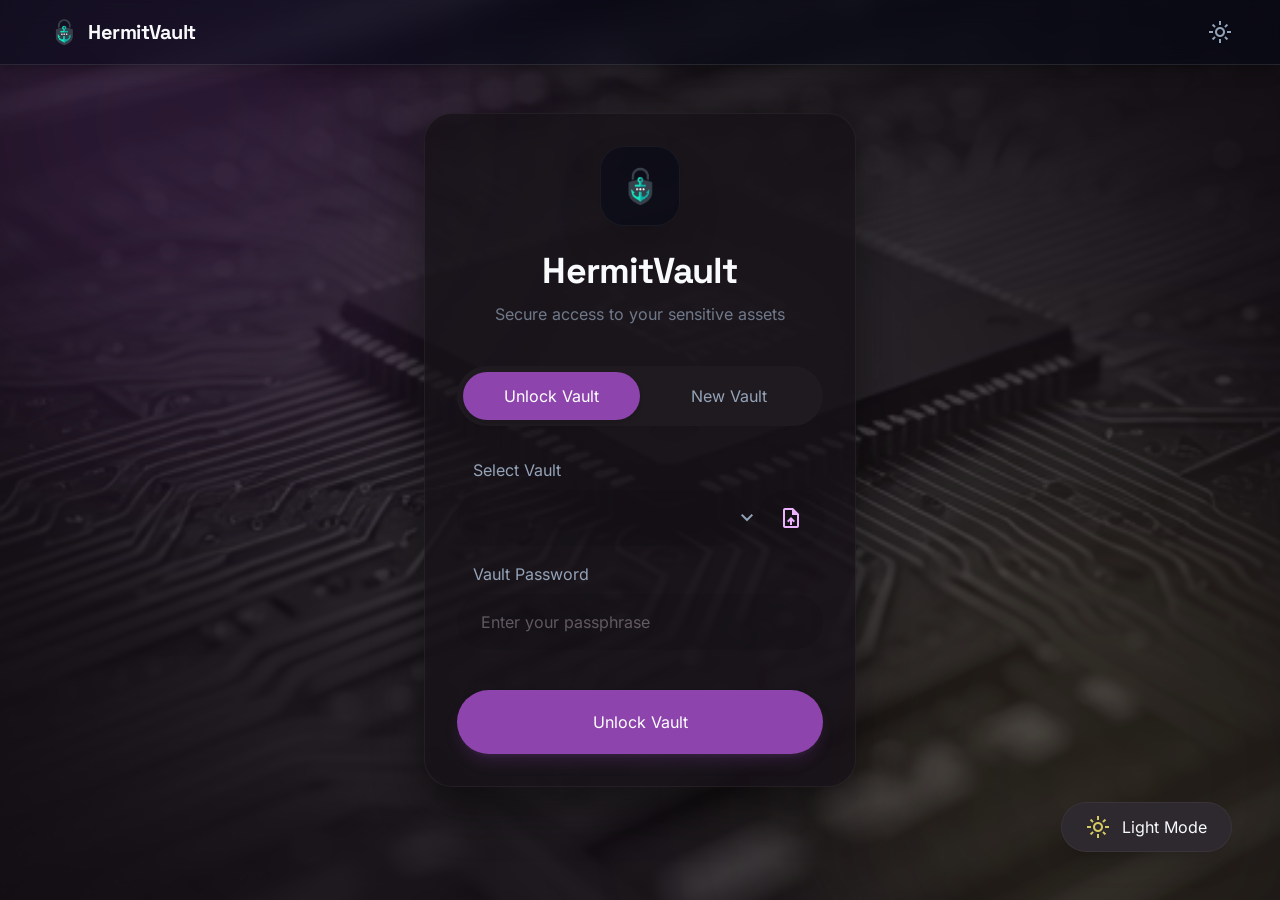
<file: web/index.html>
<!DOCTYPE html>

<html class="dark" lang="en">

<head>
    <meta charset="utf-8" />
    <meta content="width=device-width, initial-scale=1.0" name="viewport" />
    <script src="tailwindcss.js"></script>
    <link rel="icon" type="image/png" href="logo.png">
    <link href="fonts.css" rel="stylesheet" />
    <link href="material-symbols.css" rel="stylesheet" />
    <script src="zxcvbn.js"></script>
    <style>
        body {
            margin: 0;
            padding: 0;
            background-color: #171218;
            /* surface from config */
        }

        .material-symbols-outlined {
            font-variation-settings: 'FILL' 0, 'wght' 400, 'GRAD' 0, 'opsz' 24;
        }

        :root {
            --panel-bg: rgba(23, 18, 24, 0.8);
            --text-main: #f8fafc;
            --text-dim: #94a3b8;
            --border: rgba(255,255,255,0.1);
        }
        body.light-mode {
            --panel-bg: rgba(255, 255, 255, 0.95);
            --text-main: #0f172a;
            --text-dim: #475569;
            --border: rgba(0,0,0,0.05);
        }
        .glass-panel {
            background: var(--panel-bg);
            backdrop-filter: blur(12px);
            border: 1px solid var(--border);
        }
        .bg-surface-container { background-color: var(--panel-bg) !important; color: var(--text-main) !important; }
        .text-on-surface { color: var(--text-main) !important; }
        .text-on-surface-variant { color: var(--text-dim) !important; }
        .bg-surface-container-highest { background-color: rgba(0,0,0,0.1) !important; }
        .light-mode .bg-surface-container-highest { background-color: rgba(0,0,0,0.05) !important; }
        .light-mode .bg-surface-container-low { background-color: rgba(0,0,0,0.05) !important; }
        
        .toast {
            animation: slideIn 0.3s ease-out forwards;
        }
        @keyframes slideIn {
            from { transform: translateY(100%) scale(0.9); opacity: 0; }
            to { transform: translateY(0) scale(1); opacity: 1; }
        }
        .verify-slider {
            -webkit-appearance: none;
            appearance: none;
            width: 100%;
            height: 56px;
            background: rgba(255,255,255,0.05);
            border-radius: 28px;
            outline: none;
            transition: all .2s;
            cursor: pointer;
            border: 1px solid rgba(255,255,255,0.1);
        }
        .verify-slider::-webkit-slider-thumb {
            -webkit-appearance: none;
            appearance: none;
            width: 50px;
            height: 50px;
            background: #8b5cf6;
            border-radius: 50%;
            cursor: pointer;
            box-shadow: 0 4px 15px rgba(139, 92, 246, 0.4);
            border: 3px solid rgba(255,255,255,0.2);
            transition: transform 0.2s;
        }
        .verify-slider:active::-webkit-slider-thumb { transform: scale(1.1); }
    </style>
    <script id="tailwind-config">
        tailwind.config = {
            darkMode: "class",
            theme: {
                extend: {
                    "colors": {
                        "surface": "#171218",
                        "on-tertiary-fixed-variant": "#4f4800",
                        "on-primary-fixed-variant": "#6c228c",
                        "primary-fixed": "#f8d8ff",
                        "secondary-fixed": "#dee2ee",
                        "secondary-fixed-dim": "#c2c6d2",
                        "tertiary-fixed-dim": "#d5c962",
                        "on-secondary": "#2c3139",
                        "on-tertiary-container": "#474000",
                        "on-primary": "#520071",
                        "secondary-container": "#474c55",
                        "on-error-container": "#ffdad6",
                        "on-primary-fixed": "#320047",
                        "tertiary-fixed": "#f2e57b",
                        "surface-dim": "#171218",
                        "on-secondary-container": "#b7bcc7",
                        "background": "#171218",
                        "tertiary": "#d5c962",
                        "surface-bright": "#3e373f",
                        "outline-variant": "#4e4350",
                        "on-secondary-fixed": "#171c24",
                        "primary-fixed-dim": "#ecb2ff",
                        "surface-tint": "#ecb2ff",
                        "on-surface-variant": "#d1c2d2",
                        "inverse-primary": "#873da6",
                        "on-tertiary-fixed": "#1f1c00",
                        "surface-container-highest": "#39333a",
                        "on-surface": "#ebdfe9",
                        "secondary": "#c2c6d2",
                        "surface-container-high": "#2e282f",
                        "surface-container": "#231e25",
                        "outline": "#9a8c9b",
                        "inverse-on-surface": "#352e36",
                        "primary-container": "#8e44ad",
                        "surface-variant": "#39333a",
                        "surface-container-low": "#1f1a20",
                        "surface-container-lowest": "#110c13",
                        "primary": "#ecb2ff",
                        "error-container": "#93000a",
                        "on-background": "#ebdfe9",
                        "inverse-surface": "#ebdfe9",
                        "on-tertiary": "#363100",
                        "on-secondary-fixed-variant": "#424750",
                        "on-primary-container": "#f8d8ff",
                        "on-error": "#690005",
                        "tertiary-container": "#b9ad4a",
                        "error": "#ffb4ab"
                    },
                    "borderRadius": {
                        "DEFAULT": "1rem",
                        "lg": "2rem",
                        "xl": "3rem",
                        "full": "9999px"
                    },
                    "spacing": {
                        "element-gap": "16px",
                        "card-max-width": "480px",
                        "base": "8px",
                        "container-padding": "32px"
                    },
                    "fontFamily": {
                        "h1": ["Space Grotesk"],
                        "label-sm": ["Inter"],
                        "body-md": ["Inter"]
                    },
                    "fontSize": {
                        "h1": ["36px", { "lineHeight": "1.2", "letterSpacing": "-0.5px", "fontWeight": "700" }],
                        "label-sm": ["14px", { "lineHeight": "1.2", "letterSpacing": "0.05em", "fontWeight": "600" }],
                        "body-md": ["16px", { "lineHeight": "1.5", "letterSpacing": "0px", "fontWeight": "400" }]
                    }
                },
            },
        }
    </script>
</head>

<body
    class="bg-surface text-on-surface min-h-screen flex items-center justify-center relative overflow-hidden font-body-md">
    <!-- Background Decoration -->
    <div class="absolute inset-0 z-0 overflow-hidden pointer-events-none">
        <div
            class="absolute -top-[20%] -left-[10%] w-[600px] h-[600px] bg-primary-container/20 rounded-full blur-[120px]">
        </div>
        <div
            class="absolute -bottom-[20%] -right-[10%] w-[600px] h-[600px] bg-tertiary-container/10 rounded-full blur-[120px]">
        </div>
    </div>
    <!-- Top Navigation Anchor (Shared Component Execution) -->
    <header
        class="fixed top-0 left-0 w-full z-50 flex justify-between items-center px-12 py-4 bg-slate-950/50 backdrop-blur-md border-b border-white/10 shadow-lg shadow-black/20">
        <div class="flex items-center gap-2">
            <img src="logo.png" class="w-8 h-8 object-contain" alt="Logo" />
            <span class="text-xl font-bold text-slate-50 font-['Space_Grotesk'] tracking-tight">HermitVault</span>
        </div>
        <nav class="hidden md:flex gap-8 items-center">
            <div class="flex gap-4">
                <span
                    id="header-theme-icon"
                    onclick="toggleTheme()"
                    class="material-symbols-outlined text-slate-400 cursor-pointer hover:text-purple-300 transition-colors">
                    dark_mode
                </span>
            </div>
        </nav>
    </header>
    <!-- Main Authentication Card -->
    <main class="relative z-10 w-full max-w-[480px] px-6">
        <div
            class="bg-surface-container shadow-[0_20px_50px_rgba(0,0,0,0.4)] border border-white/5 rounded-[28px] p-container-padding flex flex-col items-center">
            <!-- Logo Section -->
            <div class="mb-10 text-center">
                <div
                    class="w-20 h-20 bg-slate-950/50 rounded-3xl flex items-center justify-center mb-6 mx-auto shadow-2xl border border-white/5 p-4">
                    <img src="logo.png" class="w-full h-full object-contain" alt="Logo" />
                </div>
                <h1 class="font-h1 text-h1 text-on-surface mb-2 tracking-tight">HermitVault</h1>
                <p class="text-on-surface-variant text-body-md opacity-70">Secure access to your sensitive assets</p>
            </div>
            <!-- Segmented Control -->
            <div class="w-full bg-surface-container-low p-1.5 rounded-full flex mb-8">
                <button id="tab-unlock-btn" onclick="switchTab('unlock')" class="flex-1 py-3 px-6 rounded-full bg-primary-container text-white font-label-sm shadow-md transition-all duration-200">
                    Unlock Vault
                </button>
                <button id="tab-create-btn" onclick="switchTab('create')" class="flex-1 py-3 px-6 rounded-full text-on-surface-variant hover:text-on-surface font-label-sm transition-all duration-200">
                    New Vault
                </button>
            </div>
            <!-- Forms Container -->
            <div class="w-full mb-10">
                <!-- UNLOCK FORM -->
                <div id="form-unlock-container" class="space-y-element-gap">
                    <div class="relative w-full group">
                        <label class="block font-label-sm text-on-surface-variant mb-2 ml-4">Select Vault</label>
                        <div class="relative flex gap-3">
                            <select id="vault-select-el" class="flex-1 bg-surface-container-highest text-on-surface border-0 rounded-full px-6 py-4 appearance-none focus:ring-2 focus:ring-primary-container/50 transition-all font-body-md cursor-pointer"></select>
                            <button onclick="importVault()" class="px-5 bg-surface-container-highest text-primary-fixed-dim hover:text-primary rounded-full transition-colors flex items-center justify-center shadow-md" title="Import external .vault file">
                                <span class="material-symbols-outlined">upload_file</span>
                            </button>
                            <span class="material-symbols-outlined absolute right-16 top-1/2 -translate-y-1/2 pointer-events-none text-on-surface-variant">expand_more</span>
                        </div>
                    </div>
                    <div class="relative w-full group">
                        <label class="block font-label-sm text-on-surface-variant mb-2 ml-4">Vault Password</label>
                        <div class="relative">
                            <input id="unlock-pass-el" class="w-full bg-surface-container-highest text-on-surface border-0 rounded-full px-6 py-4 focus:ring-2 focus:ring-primary-container/50 transition-all font-body-md placeholder:text-on-surface-variant/40" placeholder="Enter your passphrase" type="password"/>
                            <p id="unlock-error-el" class="text-red-400 text-xs mt-2 ml-4 hidden"></p>
                        </div>
                    </div>
                </div>
                
                <!-- CREATE FORM -->
                <div id="form-create-container" class="space-y-element-gap hidden">
                    <div class="relative w-full group">
                        <label class="block font-label-sm text-on-surface-variant mb-2 ml-4">New Vault Name</label>
                        <input id="create-name-el" class="w-full bg-surface-container-highest text-on-surface border-0 rounded-full px-6 py-4 focus:ring-2 focus:ring-primary-container/50 transition-all font-body-md" placeholder="e.g. MyPersonalVault" type="text"/>
                    </div>
                    <div class="relative w-full group">
                        <label class="block font-label-sm text-on-surface-variant mb-2 ml-4">Master Password</label>
                        <input id="create-pass-el" oninput="checkStrength(this.value, 'strength-bar-create')" class="w-full bg-surface-container-highest text-on-surface border-0 rounded-full px-6 py-4 focus:ring-2 focus:ring-primary-container/50 transition-all font-body-md" placeholder="Make it strong" type="password"/>
                        <div class="mt-3 h-1 w-full bg-surface-container-highest rounded-full overflow-hidden mx-4 w-[calc(100%-32px)]">
                            <div id="strength-bar-create" class="h-full w-0 transition-all duration-500 bg-red-500"></div>
                        </div>
                        <p id="create-error-el" class="text-red-400 text-xs mt-2 ml-4 hidden"></p>
                    </div>
                </div>
                
                <!-- Human Verification (Slide to Verify) -->
                <div id="verify-container" class="hidden space-y-4 py-4">
                    <label class="block font-label-sm text-purple-400 text-center uppercase tracking-widest">
                        Slide to <span id="verify-target-val" class="text-white font-bold">85</span>%
                    </label>
                    <div class="relative group">
                        <input type="range" id="verify-slider-el" value="0" min="0" max="100" class="verify-slider" oninput="updateStatus(this.value)" onchange="checkVerify(this.value)">
                        <div id="verify-status-text" class="absolute inset-0 flex items-center justify-center pointer-events-none text-slate-500 font-label-sm tracking-widest opacity-30">
                            VERIFYING...
                        </div>
                    </div>
                </div>
            </div>
            <!-- Primary Action -->
            <button id="action-btn-main" onclick="handleAction()"
                class="w-full bg-primary-container hover:bg-[#9b59b6] text-white font-label-sm py-5 rounded-full transition-all duration-200 active:scale-[0.98] shadow-lg shadow-primary-container/20">
                <span id="action-btn-text">Unlock Vault</span>
            </button>
        </div>
    </main>

    <!-- Toast Notifications -->
    <div id="toast-container" class="fixed bottom-10 right-10 z-[200] flex flex-col gap-4"></div>
    <!-- Theme Toggle Fixed -->
    <div class="fixed bottom-12 right-12 z-50">
        <button id="theme-toggle-btn" onclick="toggleTheme()"
            class="flex items-center gap-3 bg-surface-container-high border border-white/5 rounded-full px-6 py-3 shadow-xl hover:bg-surface-bright transition-all duration-200">
            <span id="theme-icon" class="material-symbols-outlined text-tertiary">light_mode</span>
            <span id="theme-text" class="font-label-sm text-on-surface">Light Mode</span>
        </button>
    </div>
    <!-- Background Image / Texture -->
    <div class="fixed inset-0 z-[-1] opacity-20 grayscale pointer-events-none">
        <img class="w-full h-full object-cover"
            data-alt="A highly detailed close-up of complex server circuitry and glowing data pathways in a dark datacenter environment. The visual style is high-fidelity and futuristic, featuring deep slate and obsidian tones with subtle purple and white light emissions. The mood is secure, professional, and technologically advanced, echoing a premium cybersecurity vault aesthetic with crisp lines and soft bokeh in the background."
            src="background.jpg" />
    </div>
    <script>
        let currentTab = 'unlock';
        let lockUntil = 0;
        let isVerified = true;
        let verifyTarget = 0;

        function escapeHtml(str) {
            if (!str) return '';
            return str
                .replace(/&/g, "&amp;")
                .replace(/</g, "&lt;")
                .replace(/>/g, "&gt;")
                .replace(/"/g, "&quot;")
                .replace(/'/g, "&#039;");
        }

        async function init() {
            // Load theme
            const savedTheme = localStorage.getItem('hv-theme') || 'dark';
            setTheme(savedTheme);

            if (window.pywebview && window.pywebview.api) {
                const state = await window.pywebview.api.get_security_state();
                lockUntil = state.lock_until;
                if (state.lock_until > 0) {
                    const now = Math.floor(Date.now() / 1000);
                    if (state.lock_until > now) {
                        isLocked = true;
                    }
                }
                
                if (state.failed_attempts >= 2) {
                    showVerifyUI();
                }

                const vaults = await window.pywebview.api.list_vaults();
                const select = document.getElementById('vault-select-el');
                if (select) {
                    if (vaults.length > 0) {
                        select.innerHTML = vaults.map(v => `<option value="${escapeHtml(v)}">${escapeHtml(v)}</option>`).join('');
                    } else {
                        select.innerHTML = '<option value="">No vaults found. Create one!</option>';
                    }
                }
            }
            checkLock();
        }

        function showVerifyUI() {
            isVerified = false;
            verifyTarget = Math.floor(Math.random() * 60) + 30; // Random target between 30 and 90
            document.getElementById('verify-target-val').innerText = verifyTarget;
            document.getElementById('verify-slider-el').value = 0;
            document.getElementById('verify-container').classList.remove('hidden', 'opacity-40', 'pointer-events-none');
            document.getElementById('verify-status-text').innerText = "VERIFYING...";
        }

        function updateStatus(val) {
            if (isVerified) return;
            document.getElementById('verify-status-text').innerText = `${val}%`;
        }

        function checkVerify(val) {
            if (isVerified) return;
            
            const status = document.getElementById('verify-status-text');
            val = parseInt(val);
            
            // Only verify if they LET GO on the right number
            if (Math.abs(val - verifyTarget) <= 2) {
                isVerified = true;
                document.getElementById('verify-container').classList.add('opacity-40', 'pointer-events-none');
                status.innerText = "VERIFIED ✓";
                showToast("Humanity verified", "success");
                checkLock();
            } else {
                // If they let go on the wrong number, reset to 0 to make it harder
                document.getElementById('verify-slider-el').value = 0;
                status.innerText = "TRY AGAIN";
                setTimeout(() => { if(!isVerified) status.innerText = "0%"; }, 1000);
            }
        }

        function checkLock() {
            const now = Date.now();
            const btn = document.getElementById('action-btn-main');
            const btnText = document.getElementById('action-btn-text');
            
            if (now < lockUntil) {
                const remaining = Math.ceil((lockUntil - now) / 1000);
                btn.disabled = true;
                btn.classList.add('opacity-50', 'cursor-not-allowed');
                btnText.innerHTML = `<span class="flex items-center justify-center gap-2"><span class="material-symbols-outlined animate-spin text-sm">progress_activity</span> LOCKED (${remaining}s)</span>`;
                setTimeout(checkLock, 1000);
            } else if (!isVerified && currentTab === 'unlock') {
                btn.disabled = true;
                btn.classList.add('opacity-50', 'cursor-not-allowed');
                btnText.innerText = 'Verify above first';
            } else {
                btn.disabled = false;
                btn.classList.remove('opacity-50', 'cursor-not-allowed');
                btnText.innerText = currentTab === 'unlock' ? 'Unlock Vault' : 'Create New Vault';
            }
        }

        async function importVault() {
            const success = await window.pywebview.api.import_vault();
            if (success) {
                showToast("Vault imported successfully!");
                init(); // Refresh list
            }
        }

        function switchTab(tab) {
            currentTab = tab;
            const unlockForm = document.getElementById('form-unlock-container');
            const createForm = document.getElementById('form-create-container');
            const unlockBtn = document.getElementById('tab-unlock-btn');
            const createBtn = document.getElementById('tab-create-btn');
            const actionBtnText = document.getElementById('action-btn-text');

            if (tab === 'unlock') {
                unlockForm.classList.remove('hidden');
                createForm.classList.add('hidden');
                unlockBtn.classList.add('bg-primary-container', 'text-white');
                createBtn.classList.remove('bg-primary-container', 'text-white');
                createBtn.classList.add('text-on-surface-variant');
                actionBtnText.innerText = 'Unlock Vault';
            } else {
                unlockForm.classList.add('hidden');
                createForm.classList.remove('hidden');
                createBtn.classList.add('bg-primary-container', 'text-white');
                unlockBtn.classList.remove('bg-primary-container', 'text-white');
                unlockBtn.classList.add('text-on-surface-variant');
                actionBtnText.innerText = 'Create New Vault';
            }
        }

        function showToast(msg, type = 'success') {
            const container = document.getElementById('toast-container');
            const toast = document.createElement('div');
            const icon = type === 'success' ? 'check_circle' : 'error';
            const color = type === 'success' ? 'text-green-400' : 'text-red-400';
            const bg = type === 'success' ? 'bg-green-500/10' : 'bg-red-500/10';
            
            toast.className = `toast glass-panel px-6 py-4 rounded-2xl border border-white/5 shadow-2xl flex items-center gap-4 min-w-[300px]`;
            toast.style.background = 'rgba(23, 18, 24, 0.9)';
            toast.innerHTML = `
                <div class="w-10 h-10 ${bg} rounded-full flex items-center justify-center">
                    <span class="material-symbols-outlined ${color}">${icon}</span>
                </div>
                <div class="flex-1">
                    <p class="text-sm font-bold text-white">${msg}</p>
                </div>
            `;
            container.appendChild(toast);
            setTimeout(() => {
                toast.style.opacity = '0';
                toast.style.transform = 'translateY(20px) scale(0.95)';
                toast.style.transition = 'all 0.3s ease-in';
                setTimeout(() => toast.remove(), 300);
            }, 3000);
        }

        function checkStrength(p, barId) {
            const bar = document.getElementById(barId);
            if (!bar || typeof zxcvbn !== 'function') return;
            
            const result = zxcvbn(p);
            const score = result.score; // 0 to 4
            
            const widths = ['5%', '25%', '50%', '75%', '100%'];
            const colors = ['bg-red-600', 'bg-red-400', 'bg-yellow-500', 'bg-green-400', 'bg-green-600'];
            
            bar.className = `h-full transition-all duration-500 ${colors[score]}`;
            bar.style.width = p.length > 0 ? widths[score] : '0%';
        }

        async function handleAction() {
            if (Date.now() < lockUntil) return;

            const btn = document.getElementById('action-btn-main');
            const btnText = document.getElementById('action-btn-text');
            const originalText = btnText.innerText;

            // Hide previous inline errors
            document.getElementById('unlock-error-el').classList.add('hidden');
            document.getElementById('create-error-el').classList.add('hidden');

            try {
                if (currentTab === 'unlock') {
                    const name = document.getElementById('vault-select-el').value;
                    const pass = document.getElementById('unlock-pass-el').value;
                    
                    if (!name) return showToast("No vault selected", "error");
                    if (!pass) {
                        showError('unlock-error-el', "Password is required");
                        return showToast("Password field is empty", "error");
                    }
                    
                    btn.disabled = true;
                    btnText.innerText = "Unlocking...";

                    const res = await window.pywebview.api.unlock_vault(name, pass);
                    if (res.success) {
                        window.location.href = 'dashboard.html';
                    } else {
                        btn.disabled = false;
                        btnText.innerText = originalText;
                        if (res.error === "SYSTEM_LOCKED") {
                            showToast("System is currently locked. Please wait.", "error");
                        } else if (res.lock_until) {
                            lockUntil = res.lock_until * 1000;
                            showVerifyUI();
                            showError('unlock-error-el', res.error);
                            showToast(`${res.error}. Locked for ${res.delay}s`, "error");
                        } else {
                            showError('unlock-error-el', res.error);
                            showToast(res.error, "error");
                        }
                        checkLock();
                    }
                } else {
                    const name = document.getElementById('create-name-el').value;
                    const pass = document.getElementById('create-pass-el').value;
                    
                    let missing = [];
                    if (!name) missing.push("Name");
                    if (!pass) missing.push("Password");
                    
                    if (missing.length > 0) {
                        const msg = `Missing: ${missing.join(', ')}`;
                        showError('create-error-el', msg);
                        return showToast(msg, "error");
                    }

                    const strength = zxcvbn(pass);
                    if (strength.score < 3) {
                        showError('create-error-el', "Password too weak. Please use a stronger passphrase.");
                        return showToast("Security requirement not met", "error");
                    }
                    
                    btn.disabled = true;
                    btnText.innerText = "Creating Vault...";

                    const res = await window.pywebview.api.create_vault(name, pass);
                    if (res.success) {
                        showToast("Vault created successfully!", "success");
                        setTimeout(() => window.location.href = 'dashboard.html', 1000);
                    } else {
                        btn.disabled = false;
                        btnText.innerText = originalText;
                        showError('create-error-el', res.error);
                        showToast(res.error, "error");
                    }
                }
            } catch (e) {
                console.error(e);
                btn.disabled = false;
                btnText.innerText = originalText;
                showToast("Backend connection error. Check if libraries are installed.", "error");
            }
        }

        function showError(id, msg) {
            const el = document.getElementById(id);
            el.innerText = msg;
            el.classList.remove('hidden');
        }

        function setTheme(theme) {
            const body = document.body;
            const icon = document.getElementById('theme-icon');
            const text = document.getElementById('theme-text');
            const headerIcon = document.getElementById('header-theme-icon');
            
            if (theme === 'light') {
                body.classList.add('light-mode');
                if(icon) icon.innerText = 'dark_mode';
                if(text) text.innerText = 'Dark Mode';
                if(headerIcon) headerIcon.innerText = 'dark_mode';
            } else {
                body.classList.remove('light-mode');
                if(icon) icon.innerText = 'light_mode';
                if(text) text.innerText = 'Light Mode';
                if(headerIcon) headerIcon.innerText = 'light_mode';
            }
            localStorage.setItem('hv-theme', theme);
        }

        function toggleTheme() {
            const current = localStorage.getItem('hv-theme') || 'dark';
            setTheme(current === 'dark' ? 'light' : 'dark');
        }

        window.addEventListener('pywebviewready', init);
        setTimeout(init, 500);
    </script>
</body>

</html>
</file>
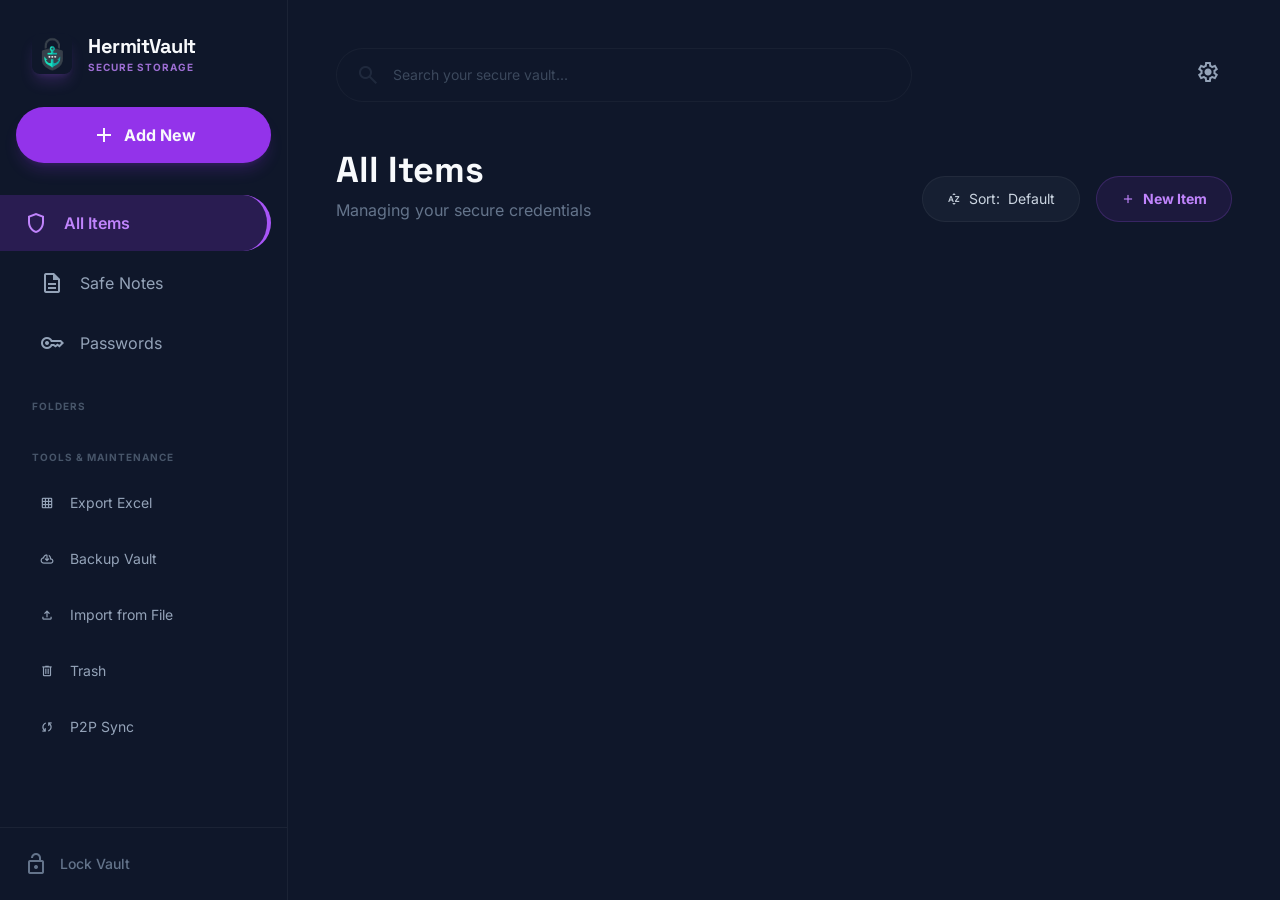
<file: web/dashboard.html>
<!DOCTYPE html>
<html class="dark" lang="en">

<head>
    <meta charset="utf-8" />
    <meta content="width=device-width, initial-scale=1.0" name="viewport" />
    <link rel="icon" type="image/png" href="logo.png">
    <script src="tailwindcss.js"></script>
    <link href="fonts.css" rel="stylesheet" />
    <link href="material-symbols.css" rel="stylesheet" />
    <script src="zxcvbn.js"></script>
    <style>
        :root {
            --surface: #0f172a;
            --surface-container: #1e293b;
            --surface-container-high: #334155;
            --primary: #8b5cf6;
            --on-primary: #ffffff;
            --text-main: #f8fafc;
            --text-dim: #94a3b8;
            --text-sub: #64748b;
            --border: rgba(255, 255, 255, 0.05);
            --bg-body: #0f172a;
        }

        body.light-mode {
            --surface: #ffffff;
            --surface-container: #f1f5f9;
            --surface-container-high: #e2e8f0;
            --text-main: #0f172a;
            --text-dim: #475569;
            --text-sub: #64748b;
            --border: rgba(0, 0, 0, 0.05);
            --bg-body: #f8fafc;
        }

        body {
            margin: 0;
            padding: 0;
            background-color: var(--bg-body);
            color: var(--text-main);
            transition: background-color 0.3s, color 0.3s;
        }

        .hidden {
            display: none !important;
        }

        .material-symbols-outlined {
            font-variation-settings: 'FILL' 0, 'wght' 400, 'GRAD' 0, 'opsz' 24;
        }

        .glass-panel {
            background: var(--surface);
            backdrop-filter: blur(12px);
            border-color: var(--border) !important;
        }

        .blur-overlay {
            backdrop-filter: blur(8px);
            background: rgba(0, 0, 0, 0.4);
        }

        .bg-slate-900 {
            background-color: var(--surface) !important;
        }

        .bg-slate-950 {
            background-color: var(--surface-container) !important;
        }

        .text-white {
            color: var(--text-main) !important;
        }

        .text-slate-50 {
            color: var(--text-main) !important;
        }

        .text-slate-400 {
            color: var(--text-dim) !important;
        }

        .text-slate-500 {
            color: var(--text-sub) !important;
        }

        .border-white\/5 {
            border-color: var(--border) !important;
        }

        main {
            background-color: var(--bg-body);
            color: var(--text-main);
        }

        .bg-slate-900\/50 {
            background-color: var(--surface) !important;
            opacity: 0.8;
        }

        .bg-slate-900\/40 {
            background-color: var(--surface) !important;
            opacity: 0.7;
        }

        .toast {
            animation: slideIn 0.3s ease-out forwards;
        }

        @keyframes slideIn {
            from {
                transform: translateY(100%) scale(0.9);
                opacity: 0;
            }

            to {
                transform: translateY(0) scale(1);
                opacity: 1;
            }
        }

        .custom-scrollbar::-webkit-scrollbar {
            width: 6px;
        }

        .custom-scrollbar::-webkit-scrollbar-track {
            background: transparent;
        }

        .custom-scrollbar::-webkit-scrollbar-thumb {
            background: var(--border);
            border-radius: 10px;
        }
    </style>
</head>

<body class="min-h-screen font-['Inter']">
    <!-- Sidebar Navigation -->
    <aside
        class="fixed left-0 top-0 h-full w-72 glass-panel border-r border-white/5 z-50 flex flex-col transition-all duration-300">
        <div class="p-8 flex items-center gap-4">
            <img src="logo.png" class="w-10 h-10 object-contain rounded-lg shadow-lg shadow-purple-500/20" alt="Logo" />
            <div>
                <h1 class="text-xl font-bold tracking-tight font-['Space_Grotesk']">HermitVault</h1>
                <p class="text-[10px] text-purple-400 font-bold uppercase tracking-widest opacity-80">Secure Storage</p>
            </div>
        </div>

        <div class="px-4 mb-8">
            <button id="sidebar-new-btn" onclick="handleNewItem()"
                class="w-full py-4 bg-purple-600 hover:bg-purple-500 text-white rounded-full font-bold shadow-lg shadow-purple-600/20 transition-all flex items-center justify-center gap-2 group">
                <span class="material-symbols-outlined group-hover:rotate-90 transition-transform">add</span>
                <span>Add New</span>
            </button>
        </div>

        <nav class="flex-1 space-y-1">
            <a id="nav-all" onclick="switchView('all')"
                class="bg-purple-600/20 text-purple-400 border-r-4 border-purple-500 rounded-r-full mr-4 px-6 py-4 flex items-center gap-4 transition-all cursor-pointer">
                <span class="material-symbols-outlined">shield</span>
                <span class="font-semibold">All Items</span>
            </a>
            <a id="nav-notes" onclick="switchView('notes')"
                class="text-slate-400 hover:text-slate-100 hover:bg-slate-800/50 rounded-full mx-4 px-6 py-4 flex items-center gap-4 transition-all cursor-pointer"
                title="Safe Notes">
                <span class="material-symbols-outlined">description</span>
                <span>Safe Notes</span>
            </a>
            <a id="nav-passwords" onclick="switchView('passwords')"
                class="text-slate-400 hover:text-slate-100 hover:bg-slate-800/50 rounded-full mx-4 px-6 py-4 flex items-center gap-4 transition-all cursor-pointer"
                title="Passwords">
                <span class="material-symbols-outlined">key</span>
                <span>Passwords</span>
            </a>

            <div class="pt-6 pb-2 px-8 text-[10px] font-bold text-slate-600 uppercase tracking-widest">Folders</div>
            <div id="sidebar-folders-el" class="space-y-1">
                <!-- Dynamic folders here -->
            </div>

            <div class="pt-6 pb-2 px-8 text-[10px] font-bold text-slate-600 uppercase tracking-widest">Tools &
                Maintenance</div>

            <a onclick="exportExcel()"
                class="text-slate-400 hover:text-slate-100 hover:bg-slate-800/50 rounded-full mx-4 px-6 py-4 flex items-center gap-4 transition-all cursor-pointer"
                title="Export Excel">
                <span class="material-symbols-outlined text-sm">grid_on</span>
                <span class="text-sm">Export Excel</span>
            </a>
            <a onclick="backupVault()"
                class="text-slate-400 hover:text-slate-100 hover:bg-slate-800/50 rounded-full mx-4 px-6 py-4 flex items-center gap-4 transition-all cursor-pointer"
                title="Backup Vault">
                <span class="material-symbols-outlined text-sm">cloud_download</span>
                <span class="text-sm">Backup Vault</span>
            </a>
            <a onclick="browserImport()"
                class="text-slate-400 hover:text-slate-100 hover:bg-slate-800/50 rounded-full mx-4 px-6 py-4 flex items-center gap-4 transition-all cursor-pointer"
                title="Import from File">
                <span class="material-symbols-outlined text-sm">upload</span>
                <span class="text-sm">Import from File</span>
            </a>
            <a id="nav-trash" onclick="switchView('trash')"
                class="text-slate-400 hover:text-slate-100 hover:bg-slate-800/50 rounded-full mx-4 px-6 py-4 flex items-center gap-4 transition-all cursor-pointer"
                title="Trash">
                <span class="material-symbols-outlined text-sm">delete</span>
                <span class="text-sm">Trash</span>
            </a>
            <a id="nav-sync" onclick="switchView('sync')"
                class="text-slate-400 hover:text-slate-100 hover:bg-slate-800/50 rounded-full mx-4 px-6 py-4 flex items-center gap-4 transition-all cursor-pointer"
                title="P2P Sync">
                <span class="material-symbols-outlined text-sm">sync</span>
                <span class="text-sm">P2P Sync</span>
            </a>
        </nav>

        <div class="p-6 border-t border-white/5 flex justify-start">
            <a href="index.html" class="flex items-center gap-3 text-slate-500 hover:text-red-400 transition-colors"
                title="Lock Vault">
                <span class="material-symbols-outlined">lock_open</span>
                <span class="text-sm font-medium">Lock Vault</span>
            </a>
        </div>
    </aside>

    <!-- Main Content Area -->
    <main class="ml-72 p-12 transition-all duration-300">
        <header class="flex justify-between items-center mb-12">
            <div class="relative w-full max-w-xl">
                <span
                    class="material-symbols-outlined absolute left-5 top-1/2 -translate-y-1/2 text-slate-500">search</span>
                <input id="search-input-el" oninput="filterVault()"
                    class="w-full bg-slate-900/50 border border-white/5 rounded-full py-4 pl-14 pr-6 text-sm focus:outline-none focus:ring-2 focus:ring-purple-500/30 transition-all placeholder:text-slate-600"
                    placeholder="Search your secure vault..." type="text" />
            </div>

            <div class="flex items-center gap-6">
                <button onclick="showSettingsModal()"
                    class="p-3 text-slate-400 hover:bg-slate-800/50 hover:text-purple-400 rounded-full transition-all"
                    title="Vault Settings">
                    <span class="material-symbols-outlined">settings</span>
                </button>
            </div>
        </header>

        <div class="flex justify-between items-end mb-10">
            <div>
                <h2 id="view-title" class="text-4xl font-bold font-['Space_Grotesk'] text-white">All Items</h2>
                <p id="view-subtitle" class="text-slate-500 mt-2">Managing your secure credentials</p>
            </div>
            <div class="flex gap-4">
                <button onclick="toggleSort()"
                    class="px-6 py-3 bg-slate-800/50 text-slate-300 rounded-full border border-white/5 hover:bg-slate-800 transition-all flex items-center gap-2 text-sm">
                    <span class="material-symbols-outlined text-sm">sort_by_alpha</span>
                    Sort: <span id="sort-label">Default</span>
                </button>
                <button id="header-new-btn" onclick="handleNewItem()"
                    class="px-6 py-3 bg-purple-600/10 text-purple-400 border border-purple-500/20 rounded-full hover:bg-purple-600/20 transition-all flex items-center gap-2 text-sm font-bold">
                    <span class="material-symbols-outlined text-sm">add</span>
                    New Item
                </button>
            </div>
        </div>

        <!-- Credentials Grid -->
        <div id="credential-grid-el" class="grid grid-cols-1 md:grid-cols-2 xl:grid-cols-3 gap-8">
            <!-- Dynamic Content -->
        </div>

        <!-- Sync View (Hidden by default) -->
        <div id="sync-view-el" class="hidden space-y-10">
            <div class="bg-slate-900/40 backdrop-blur-xl p-10 rounded-[40px] border border-white/5">
                <h3 class="text-xl font-bold text-white mb-4 flex items-center gap-3">
                    <span class="material-symbols-outlined text-purple-400">sensors</span>
                    Local Network Info
                </h3>
                <div class="grid grid-cols-1 md:grid-cols-2 gap-6">
                    <div class="bg-slate-950 p-6 rounded-3xl border border-white/5">
                        <span class="text-xs text-slate-500 uppercase tracking-widest block mb-2">Your IP Address</span>
                        <span id="sync-ip-el" class="text-2xl font-mono text-purple-400">Loading...</span>
                    </div>
                    <div class="bg-slate-950 p-6 rounded-3xl border border-white/5">
                        <span class="text-xs text-slate-500 uppercase tracking-widest block mb-2">Sync Port</span>
                        <input id="sync-port-el"
                            class="bg-transparent border-none text-2xl font-mono text-slate-300 w-full outline-none focus:text-purple-400 transition-colors"
                            value="5555" />
                    </div>
                </div>

                <div class="mt-10 flex flex-col gap-6">
                    <div class="flex flex-col md:flex-row gap-4 items-center">
                        <button id="start-host-btn" onclick="startSyncServer()"
                            class="w-full md:w-auto px-8 py-4 bg-purple-600 text-white rounded-full font-bold shadow-lg shadow-purple-600/20 hover:scale-105 transition-all">
                            Be a Host (Send)
                        </button>
                        <div id="sync-status-el"
                            class="hidden flex flex-col md:flex-row items-center gap-4 bg-purple-500/10 px-6 py-4 rounded-3xl border border-purple-500/30">
                            <div class="flex items-center gap-3">
                                <div class="w-3 h-3 bg-purple-500 rounded-full animate-pulse"></div>
                                <span class="text-purple-400 font-bold text-sm">HOSTING ACTIVE</span>
                                <span class="text-white text-sm font-semibold ml-4">
                                    Pairing PIN: <span id="sync-active-pin" class="font-mono text-lg text-purple-300 font-bold tracking-widest">------</span>
                                </span>
                            </div>
                            <button onclick="stopSyncServer()"
                                class="w-full md:w-auto text-xs bg-purple-500 hover:bg-purple-400 text-white px-4 py-2 rounded-full transition-all">STOP HOSTING</button>
                        </div>
                    </div>

                    <div id="sync-client-section" class="space-y-4">
                        <div class="flex flex-col md:flex-row gap-2">
                            <input id="sync-target-ip"
                                class="flex-[3] bg-slate-950 border border-white/5 text-white rounded-2xl md:rounded-l-3xl md:rounded-r-none px-8 py-4 focus:ring-2 focus:ring-purple-500/50 outline-none transition-all"
                                placeholder="Enter Host IP (e.g. 192.168.1.10)" />
                            <input id="sync-pairing-pin"
                                class="flex-[2] bg-slate-950 border border-white/5 text-white rounded-2xl px-6 py-4 focus:ring-2 focus:ring-purple-500/50 outline-none text-center font-mono tracking-widest text-lg transition-all"
                                placeholder="6-digit PIN" maxlength="6" />
                            <input id="sync-target-port"
                                class="flex-1 bg-slate-950 border border-white/5 text-slate-400 rounded-2xl md:rounded-r-3xl md:rounded-l-none px-4 py-4 focus:ring-2 focus:ring-purple-500/50 outline-none text-center transition-all"
                                placeholder="Port" value="5555" />
                        </div>
                        <div class="flex justify-center">
                            <button onclick="connectToSync()"
                                class="px-12 py-4 bg-slate-800 text-purple-400 border border-purple-500/20 rounded-full font-bold hover:bg-purple-600 hover:text-white transition-all shadow-lg hover:shadow-purple-600/10 active:scale-95">
                                Connect & Sync
                            </button>
                        </div>
                    </div>
                </div>
            </div>

        </div>
    </main>

    <!-- Toast Notifications -->
    <div id="toast-container" class="fixed bottom-10 right-10 z-[200] flex flex-col gap-4"></div>

    <!-- Confirm Modal -->
    <div id="modal-confirm-el" class="fixed inset-0 z-[150] flex items-center justify-center blur-overlay hidden">
        <div class="bg-slate-900 w-full max-w-sm p-8 rounded-3xl border border-white/10 shadow-2xl text-center">
            <div class="w-16 h-16 bg-red-500/10 rounded-full flex items-center justify-center mx-auto mb-6">
                <span class="material-symbols-outlined text-red-500 text-3xl">warning</span>
            </div>
            <h3 id="confirm-title" class="text-xl font-bold text-white mb-2">Are you sure?</h3>
            <p id="confirm-msg" class="text-slate-500 text-sm mb-8">This action cannot be undone.</p>
            <div class="flex gap-4">
                <button onclick="closeConfirm(false)"
                    class="flex-1 py-3 text-slate-400 font-bold hover:text-white transition-all">Cancel</button>
                <button onclick="closeConfirm(true)" id="confirm-btn"
                    class="flex-1 py-3 bg-red-600 text-white rounded-full font-bold shadow-lg shadow-red-600/20 hover:bg-red-500 transition-all">Delete</button>
            </div>
        </div>
    </div>

    <!-- Modals -->
    <div id="modal-add-el" class="fixed inset-0 z-[100] flex items-center justify-center blur-overlay hidden">
        <div class="bg-slate-900 w-full max-w-md p-10 rounded-3xl border border-white/10 shadow-2xl">
            <h2 id="modal-title-el" class="text-2xl font-bold text-white mb-8">Add Credential</h2>
            <input type="hidden" id="edit-index-el" value="-1" />
            <div class="space-y-6">
                <div>
                    <label class="text-xs font-bold text-purple-400 uppercase tracking-wider mb-2 block ml-2">Service
                        Name</label>
                    <input id="add-site-el"
                        class="w-full bg-slate-950 border-none text-white rounded-2xl px-6 py-4 focus:ring-2 focus:ring-purple-500/50 transition-all outline-none"
                        placeholder="e.g. GitHub" type="text" />
                </div>
                <div>
                    <label
                        class="text-xs font-bold text-purple-400 uppercase tracking-wider mb-2 block ml-2">Username</label>
                    <input id="add-user-el"
                        class="w-full bg-slate-950 border-none text-white rounded-2xl px-6 py-4 focus:ring-2 focus:ring-purple-500/50 transition-all outline-none"
                        placeholder="user@example.com" type="text" />
                </div>
                <div>
                    <label
                        class="text-xs font-bold text-purple-400 uppercase tracking-wider mb-2 block ml-2">Password</label>
                    <div class="relative">
                        <input id="add-pass-el" oninput="checkStrength(this.value, 'strength-bar-add')"
                            class="w-full bg-slate-950 border-none text-white rounded-2xl pl-6 pr-24 py-4 focus:ring-2 focus:ring-purple-500/50 transition-all outline-none"
                            type="password" placeholder="••••••••" />
                        <button onclick="showGenModal()"
                            class="absolute right-12 top-1/2 -translate-y-1/2 text-slate-500 hover:text-purple-400 transition-colors">
                            <span class="material-symbols-outlined text-xl">auto_fix_high</span>
                        </button>
                        <button onclick="togglePass('add-pass-el')"
                            class="absolute right-5 top-1/2 -translate-y-1/2 text-slate-500 hover:text-purple-400 transition-colors">
                            <span id="add-pass-el-icon" class="material-symbols-outlined">visibility</span>
                        </button>
                    </div>
                    <div class="mt-3 h-1.5 w-full bg-slate-950 rounded-full overflow-hidden">
                        <div id="strength-bar-add" class="h-full w-0 transition-all duration-500 bg-red-500"></div>
                    </div>
                </div>
                <div>
                    <label class="text-xs font-bold text-purple-400 uppercase tracking-wider mb-2 block ml-2">Icon URL
                        (Optional)</label>
                    <input id="add-icon-el"
                        class="w-full bg-slate-950 border-none text-white rounded-2xl px-6 py-4 focus:ring-2 focus:ring-purple-500/50 transition-all outline-none"
                        placeholder="https://logo.com/icon.png" type="text" />
                </div>
                <div>
                    <label class="text-xs font-bold text-purple-400 uppercase tracking-wider mb-2 block ml-2">Folder
                        (Optional)</label>
                    <input id="add-folder-el" type="text" list="folder-list"
                        class="w-full bg-slate-950 border-none text-white rounded-2xl px-6 py-4 focus:ring-2 focus:ring-purple-500/50 transition-all outline-none"
                        placeholder="e.g. Work, Social, Games" />
                    <datalist id="folder-list"></datalist>
                </div>
            </div>
            <div class="flex gap-4 mt-10">
                <button onclick="hideAddModal()"
                    class="flex-1 py-4 text-slate-400 font-bold hover:text-white transition-all">Cancel</button>
                <button onclick="saveCredential()"
                    class="flex-1 py-4 bg-purple-600 text-white rounded-full font-bold shadow-lg shadow-purple-600/20 hover:scale-[1.02] active:scale-95 transition-all">Save
                    Item</button>
            </div>
        </div>
    </div>

    <!-- Password Generator Modal -->
    <div id="modal-gen-el" class="fixed inset-0 z-[110] flex items-center justify-center blur-overlay hidden">
        <div class="bg-slate-900 w-full max-w-md p-10 rounded-3xl border border-white/10 shadow-2xl">
            <h2 class="text-2xl font-bold text-white mb-2">Password Generator</h2>
            <p class="text-slate-500 text-sm mb-8">Customize your secure secret.</p>

            <div class="space-y-6">
                <div>
                    <div class="flex justify-between items-center mb-4 px-2">
                        <label class="text-xs font-bold text-purple-400 uppercase tracking-wider">Length: <span
                                id="gen-length-val" class="text-white ml-2">16</span></label>
                    </div>
                    <input id="gen-length-range" type="range" min="8" max="64" value="16"
                        oninput="updateGenLength(this.value)"
                        class="w-full h-2 bg-slate-950 rounded-lg appearance-none cursor-pointer accent-purple-500" />
                </div>

                <div class="grid grid-cols-2 gap-4">
                    <label
                        class="flex items-center gap-3 p-4 bg-slate-950 rounded-2xl cursor-pointer hover:bg-slate-800 transition-colors">
                        <input id="gen-upper" type="checkbox" checked
                            class="rounded border-white/10 bg-slate-900 text-purple-600 focus:ring-purple-500" />
                        <span class="text-sm text-slate-300 font-medium">Uppercase</span>
                    </label>
                    <label
                        class="flex items-center gap-3 p-4 bg-slate-950 rounded-2xl cursor-pointer hover:bg-slate-800 transition-colors">
                        <input id="gen-numbers" type="checkbox" checked
                            class="rounded border-white/10 bg-slate-900 text-purple-600 focus:ring-purple-500" />
                        <span class="text-sm text-slate-300 font-medium">Numbers</span>
                    </label>
                    <label
                        class="flex items-center gap-3 p-4 bg-slate-950 rounded-2xl cursor-pointer hover:bg-slate-800 transition-colors">
                        <input id="gen-symbols" type="checkbox" checked
                            class="rounded border-white/10 bg-slate-900 text-purple-600 focus:ring-purple-500" />
                        <span class="text-sm text-slate-300 font-medium">Symbols</span>
                    </label>
                </div>

                <div class="relative group mt-4">
                    <input id="gen-result-el" readonly
                        class="w-full bg-slate-950 border border-white/5 text-purple-400 font-mono rounded-2xl px-6 py-5 text-lg text-center"
                        value="" />
                    <button onclick="generateInModal()"
                        class="absolute right-4 top-1/2 -translate-y-1/2 text-slate-500 hover:text-purple-400 transition-colors">
                        <span class="material-symbols-outlined">refresh</span>
                    </button>
                </div>
            </div>

            <div class="flex gap-4 mt-10">
                <button onclick="hideGenModal()"
                    class="flex-1 py-4 text-slate-400 font-bold hover:text-white transition-all">Cancel</button>
                <button onclick="useGeneratedPass()"
                    class="flex-1 py-4 bg-purple-600 text-white rounded-full font-bold shadow-lg shadow-purple-600/20 hover:scale-[1.02] active:scale-95 transition-all">Use
                    Password</button>
            </div>
        </div>
    </div>

    <!-- Settings Modal -->
    <div id="modal-settings-el" class="fixed inset-0 z-[150] flex items-center justify-center blur-overlay hidden">
        <div class="bg-slate-900 w-full max-w-lg p-10 rounded-[40px] border border-white/10 shadow-2xl">
            <h2 class="text-3xl font-bold text-white mb-8">Vault Settings</h2>

            <div class="space-y-8 max-h-[70vh] overflow-y-auto pr-4 custom-scrollbar">
                <!-- Theme Selection -->
                <div class="space-y-4">
                    <label
                        class="block text-xs font-bold text-slate-500 uppercase tracking-widest ml-4">Appearance</label>
                    <div class="grid grid-cols-2 gap-4">
                        <button onclick="setTheme('dark')" id="theme-dark-btn"
                            class="p-4 bg-slate-950 border-2 border-purple-500 rounded-3xl flex flex-col items-center gap-2 transition-all">
                            <span class="material-symbols-outlined text-purple-400">dark_mode</span>
                            <span class="text-xs font-bold text-white">Dark Mode</span>
                        </button>
                        <button onclick="setTheme('light')" id="theme-light-btn"
                            class="p-4 bg-slate-950 border-2 border-transparent rounded-3xl flex flex-col items-center gap-2 transition-all">
                            <span class="material-symbols-outlined text-slate-500">light_mode</span>
                            <span class="text-xs font-bold text-slate-400">Light Mode</span>
                        </button>
                    </div>
                </div>

                <!-- Auto-Lock -->
                <div class="space-y-4">
                    <label class="block text-xs font-bold text-slate-500 uppercase tracking-widest ml-4">Security:
                        Auto-Lock</label>
                    <div class="bg-slate-950 p-6 rounded-3xl border border-white/5 flex items-center gap-4">
                        <span class="material-symbols-outlined text-purple-400">timer</span>
                        <div class="flex-1">
                            <input id="setting-lock-time" type="number" min="1" max="60"
                                class="bg-transparent border-none text-xl font-bold text-white w-20 outline-none focus:text-purple-400"
                                value="5" onchange="updateInactivityLimit(this.value)" />
                            <span class="text-sm text-slate-500 font-bold ml-2">minutes of inactivity</span>
                        </div>
                    </div>
                </div>

                <!-- Change Password -->
                <div class="space-y-4">
                    <label class="block text-xs font-bold text-slate-500 uppercase tracking-widest ml-4">Master
                        Security</label>
                    <div class="bg-slate-950 p-6 rounded-3xl border border-white/5 space-y-4">
                        <p class="text-xs text-slate-500 mb-2">Change your master passphrase (requires vault
                            re-encryption).</p>
                        <div class="relative">
                            <input id="new-master-pass-el" oninput="checkStrength(this.value, 'strength-bar-master')"
                                class="w-full bg-slate-900 border-none text-white rounded-2xl px-6 py-4 focus:ring-2 focus:ring-purple-500/50 transition-all outline-none"
                                type="password" placeholder="New Master Password" />
                            <button onclick="togglePass('new-master-pass-el')"
                                class="absolute right-5 top-1/2 -translate-y-1/2 text-slate-500 hover:text-purple-400 transition-colors">
                                <span id="new-master-pass-el-icon" class="material-symbols-outlined">visibility</span>
                            </button>
                        </div>
                        <div class="h-1.5 w-full bg-slate-900 rounded-full overflow-hidden">
                            <div id="strength-bar-master" class="h-full w-0 transition-all duration-500 bg-red-500">
                            </div>
                        </div>
                        <p id="settings-error-el" class="text-red-400 text-xs mt-3 ml-2 hidden"></p>
                    </div>
                </div>
            </div>

            <div class="flex gap-4 mt-10">
                <button onclick="hideSettingsModal()"
                    class="flex-1 py-4 text-slate-400 font-bold hover:text-white transition-all">Close</button>
                <button onclick="changeMasterPass()"
                    class="flex-1 py-4 bg-purple-600 text-white rounded-full font-bold shadow-lg shadow-purple-600/20 hover:scale-[1.02] active:scale-95 transition-all">Update
                    & Save</button>
            </div>
        </div>
    </div>
    <!-- Choice Modal (New Item Type) -->
    <div id="modal-choice-el" class="fixed inset-0 z-[160] flex items-center justify-center blur-overlay hidden">
        <div
            class="bg-slate-900 w-full max-w-sm p-10 rounded-[40px] border border-white/10 shadow-2xl text-center space-y-8">
            <h2 class="text-2xl font-bold text-white">Create New...</h2>
            <div class="grid grid-cols-1 gap-4">
                <button onclick="hideChoiceModal(); showAddModal();"
                    class="p-6 bg-slate-950 hover:bg-slate-800 border border-white/5 rounded-3xl flex items-center gap-6 transition-all group">
                    <div
                        class="w-12 h-12 bg-purple-500/10 rounded-2xl flex items-center justify-center group-hover:scale-110 transition-transform">
                        <span class="material-symbols-outlined text-purple-400">key</span>
                    </div>
                    <div class="text-left">
                        <p class="font-bold text-white">Password</p>
                        <p class="text-xs text-slate-500">Secure credential</p>
                    </div>
                </button>
                <button onclick="hideChoiceModal(); showNoteModal();"
                    class="p-6 bg-slate-950 hover:bg-slate-800 border border-white/5 rounded-3xl flex items-center gap-6 transition-all group">
                    <div
                        class="w-12 h-12 bg-purple-500/10 rounded-2xl flex items-center justify-center group-hover:scale-110 transition-transform">
                        <span class="material-symbols-outlined text-purple-400">description</span>
                    </div>
                    <div class="text-left">
                        <p class="font-bold text-white">Safe Note</p>
                        <p class="text-xs text-slate-500">Encrypted text</p>
                    </div>
                </button>
            </div>
            <button onclick="hideChoiceModal()"
                class="w-full py-4 text-slate-500 hover:text-white transition-colors font-bold">Cancel</button>
        </div>
    </div>

    <!-- Note Modal -->
    <div id="modal-note-el" class="fixed inset-0 z-[150] flex items-center justify-center blur-overlay hidden">
        <div class="bg-slate-900 w-full max-w-2xl p-10 rounded-[40px] border border-white/10 shadow-2xl space-y-8">
            <div class="flex justify-between items-center">
                <h2 id="note-modal-title-el" class="text-3xl font-bold text-white">Add Safe Note</h2>
                <button onclick="hideNoteModal()" class="text-slate-500 hover:text-white transition-colors">
                    <span class="material-symbols-outlined">close</span>
                </button>
            </div>

            <input type="hidden" id="note-edit-index-el" value="-1">

            <div class="space-y-6">
                <div class="space-y-2">
                    <label class="block text-xs font-bold text-slate-500 uppercase tracking-widest ml-4">Note
                        Title</label>
                    <input id="note-title-el" type="text"
                        class="w-full bg-slate-950/50 border border-white/5 text-white rounded-3xl px-8 py-5 focus:ring-2 focus:ring-purple-500/50 outline-none transition-all"
                        placeholder="e.g. My Secret Plan">
                </div>
                <div class="space-y-2">
                    <label class="block text-xs font-bold text-slate-500 uppercase tracking-widest ml-4">Content</label>
                    <textarea id="note-content-el" rows="8"
                        class="w-full bg-slate-950/50 border border-white/5 text-white rounded-3xl px-8 py-5 focus:ring-2 focus:ring-purple-500/50 outline-none transition-all resize-none"
                        placeholder="Write your secret notes here..."></textarea>
                </div>
                <div class="space-y-2">
                    <label class="block text-xs font-bold text-slate-500 uppercase tracking-widest ml-4">Folder
                        (Optional)</label>
                    <input id="note-folder-el" type="text" list="folder-list"
                        class="w-full bg-slate-950/50 border border-white/5 text-white rounded-3xl px-8 py-5 focus:ring-2 focus:ring-purple-500/50 outline-none transition-all"
                        placeholder="e.g. Personal, Secrets">
                </div>
            </div>

            <div class="flex gap-4">
                <button onclick="hideNoteModal()"
                    class="flex-1 py-5 text-slate-400 font-bold hover:text-white transition-all">Cancel</button>
                <button onclick="saveNote()"
                    class="flex-1 bg-purple-600 hover:bg-purple-500 text-white font-bold py-5 rounded-full transition-all shadow-lg shadow-purple-600/20 active:scale-95">
                    Save Note
                </button>
            </div>
        </div>
    </div>

    <script>
        let allCredentials = [];
        let trashCredentials = [];
        let allNotes = [];
        let currentView = 'all';
        let currentFolder = null;
        let sortAZ = false;
        let inactivityTimer;

        // Settings Initialization
        let INACTIVITY_LIMIT = parseInt(localStorage.getItem('hv-lock-time')) || 300000;
        let currentTheme = localStorage.getItem('hv-theme') || 'dark';

        function resetInactivityTimer() {
            clearTimeout(inactivityTimer);
            inactivityTimer = setTimeout(lockVault, INACTIVITY_LIMIT);
        }

        function lockVault() {
            window.location.href = 'index.html';
        }

        function updateInactivityLimit(mins) {
            if (mins < 1) mins = 1;
            INACTIVITY_LIMIT = mins * 60 * 1000;
            localStorage.setItem('hv-lock-time', INACTIVITY_LIMIT);
            resetInactivityTimer();
            showToast(`Auto-lock set to ${mins} minutes`);
        }

        function setTheme(theme) {
            const body = document.body;
            const darkBtn = document.getElementById('theme-dark-btn');
            const lightBtn = document.getElementById('theme-light-btn');

            if (theme === 'light') {
                body.classList.add('light-mode');
                if (lightBtn) lightBtn.className = "p-4 bg-slate-950 border-2 border-purple-500 rounded-3xl flex flex-col items-center gap-2 transition-all";
                if (darkBtn) darkBtn.className = "p-4 bg-slate-950 border-2 border-transparent rounded-3xl flex flex-col items-center gap-2 transition-all opacity-50";
            } else {
                body.classList.remove('light-mode');
                if (darkBtn) darkBtn.className = "p-4 bg-slate-950 border-2 border-purple-500 rounded-3xl flex flex-col items-center gap-2 transition-all";
                if (lightBtn) lightBtn.className = "p-4 bg-slate-950 border-2 border-transparent rounded-3xl flex flex-col items-center gap-2 transition-all opacity-50";
            }
            localStorage.setItem('hv-theme', theme);
        }

        // Listen for activity
        ['mousedown', 'mousemove', 'keypress', 'scroll', 'touchstart'].forEach(evt => {
            document.addEventListener(evt, resetInactivityTimer, true);
        });

        // Initialize state
        setTheme(currentTheme);
        resetInactivityTimer();

        function handleNewItem() {
            if (currentView === 'all') {
                showChoiceModal();
            } else if (currentView === 'notes') {
                showNoteModal();
            } else if (currentView === 'passwords') {
                showAddModal();
            } else {
                showToast("Cannot add items to this view", "warning");
            }
        }

        function showChoiceModal() {
            document.getElementById('modal-choice-el').classList.remove('hidden');
        }

        function hideChoiceModal() {
            document.getElementById('modal-choice-el').classList.add('hidden');
        }

        async function refreshVault() {
            const grid = document.getElementById('credential-grid-el');
            const syncView = document.getElementById('sync-view-el');
            const sortBtn = document.querySelector('button[onclick="toggleSort()"]');
            const sidebarNewBtn = document.getElementById('sidebar-new-btn');
            const headerNewBtn = document.getElementById('header-new-btn');

            if (currentView === 'sync') {
                grid.classList.add('hidden');
                syncView.classList.remove('hidden');
                if (sortBtn) sortBtn.classList.add('hidden');
                if (sidebarNewBtn) sidebarNewBtn.classList.add('hidden');
                if (headerNewBtn) headerNewBtn.classList.add('hidden');
                document.getElementById('view-title').innerText = 'P2P Sync';
                document.getElementById('view-subtitle').innerText = 'Transfer your vault between devices on the same network';

                const info = await window.pywebview.api.get_sync_info();
                document.getElementById('sync-ip-el').innerText = info.ip;
                document.getElementById('sync-port-el').innerText = info.port;
                return;
            }

            if (currentView === 'notes') {
                grid.classList.remove('hidden');
                syncView.classList.add('hidden');
                if (sortBtn) sortBtn.classList.remove('hidden');
                if (sidebarNewBtn) sidebarNewBtn.classList.remove('hidden');
                if (headerNewBtn) headerNewBtn.classList.remove('hidden');
                document.getElementById('view-title').innerText = 'Safe Notes';
                document.getElementById('view-subtitle').innerText = 'Your encrypted secret notes';

                const notes = await window.pywebview.api.get_notes();
                allNotes = notes; // Keep global copy for editing
                let displayNotes = notes.map((n, i) => ({ ...n, type: 'note', original_index: i }));

                if (currentFolder) {
                    displayNotes = displayNotes.filter(n => n.folder === currentFolder);
                    document.getElementById('view-title').innerText = `Notes: ${currentFolder}`;
                }

                renderCredentials(displayNotes);
                updateFolderList();
                return;
            }

            if (currentView === 'passwords') {
                grid.classList.remove('hidden');
                syncView.classList.add('hidden');
                if (sortBtn) sortBtn.classList.remove('hidden');
                if (sidebarNewBtn) sidebarNewBtn.classList.remove('hidden');
                if (headerNewBtn) headerNewBtn.classList.remove('hidden');
                document.getElementById('view-title').innerText = 'Passwords';
                document.getElementById('view-subtitle').innerText = 'Managing your secure credentials';

                const creds = await window.pywebview.api.get_credentials();
                allCredentials = creds; // Keep global copy
                let displayCreds = creds.map((c, i) => ({ ...c, type: 'credential', original_index: i }));

                if (currentFolder) {
                    displayCreds = displayCreds.filter(c => c.folder === currentFolder);
                    document.getElementById('view-title').innerText = `Passwords: ${currentFolder}`;
                }

                renderCredentials(displayCreds);
                updateFolderList();
                return;
            }

            grid.classList.remove('hidden');
            syncView.classList.add('hidden');
            if (sortBtn) sortBtn.classList.toggle('hidden', currentView === 'trash');

            // Strictly manage "New Item" buttons
            const isCreationView = (currentView === 'notes' || currentView === 'passwords' || currentView === 'all');
            if (sidebarNewBtn) {
                if (isCreationView) sidebarNewBtn.classList.remove('hidden');
                else sidebarNewBtn.classList.add('hidden');
            }
            if (headerNewBtn) {
                if (isCreationView) headerNewBtn.classList.remove('hidden');
                else headerNewBtn.classList.add('hidden');
            }

            if (currentView === 'all') {
                const items = await window.pywebview.api.get_all_items();
                allCredentials = items;
                let displayItems = items.map((item, i) => ({ ...item, original_index: i }));

                if (currentFolder) {
                    displayItems = displayItems.filter(item => item.folder === currentFolder);
                    document.getElementById('view-title').innerText = `Folder: ${currentFolder}`;
                    document.getElementById('view-subtitle').innerText = `Viewing all items in ${currentFolder}`;
                } else {
                    document.getElementById('view-title').innerText = 'All Items';
                    document.getElementById('view-subtitle').innerText = `Managing ${allCredentials.length} secure items`;
                }

                if (sortAZ) displayItems.sort((a, b) => (a.site || a.title).localeCompare(b.site || b.title));
                renderCredentials(displayItems);
                updateFolderList();
                return;
            } else {
                trashCredentials = await window.pywebview.api.get_trash();
                let displayData = [...trashCredentials];
                if (sortAZ) displayData.sort((a, b) => a.site.localeCompare(b.site));
                renderCredentials(displayData);
                document.getElementById('view-title').innerText = 'Trash';
                document.getElementById('view-subtitle').innerText = `${trashCredentials.length} items in trash`;
            }
        }

        function switchView(view) {
            currentView = view;
            const navAll = document.getElementById('nav-all');
            const navTrash = document.getElementById('nav-trash');
            const navSync = document.getElementById('nav-sync');
            const navNotes = document.getElementById('nav-notes');
            const navPasswords = document.getElementById('nav-passwords');

            // Reset all
            const baseClass = "text-slate-400 hover:text-slate-100 hover:bg-slate-800/50 rounded-full mx-4 px-6 py-4 flex items-center gap-4 transition-all cursor-pointer";
            [navAll, navTrash, navSync, navNotes, navPasswords].forEach(el => {
                if (el) el.className = baseClass;
            });

            const activeClass = "bg-purple-600/20 text-purple-400 border-r-4 border-purple-500 rounded-r-full mr-4 px-6 py-4 flex items-center gap-4 transition-all cursor-pointer";

            if (view === 'all' && navAll) navAll.className = activeClass;
            else if (view === 'trash' && navTrash) navTrash.className = activeClass;
            else if (view === 'sync' && navSync) navSync.className = activeClass;
            else if (view === 'notes' && navNotes) navNotes.className = activeClass;
            else if (view === 'passwords' && navPasswords) navPasswords.className = activeClass;

            currentFolder = null; // Clear folder filter when switching main views
            refreshVault();
        }

        function switchFolder(folderName) {
            currentFolder = folderName;
            currentView = 'all'; // Always switch to unified view when clicking a folder

            // Update nav highlights
            const navs = ['nav-all', 'nav-notes', 'nav-passwords', 'nav-trash', 'nav-sync'];
            navs.forEach(id => {
                const el = document.getElementById(id);
                if (el) el.className = "text-slate-400 hover:text-slate-100 hover:bg-slate-800/50 rounded-full mx-4 px-6 py-4 flex items-center gap-4 transition-all cursor-pointer";
            });

            refreshVault();
        }

        function escapeHtml(str) {
            if (!str) return '';
            return String(str)
                .replace(/&/g, "&amp;")
                .replace(/</g, "&lt;")
                .replace(/>/g, "&gt;")
                .replace(/"/g, "&quot;")
                .replace(/'/g, "&#039;");
        }

        async function updateFolderList() {
            const creds = await window.pywebview.api.get_credentials();
            const notes = await window.pywebview.api.get_notes();

            const folders = new Set();
            creds.forEach(c => { if (c.folder) folders.add(c.folder) });
            notes.forEach(n => { if (n.folder) folders.add(n.folder) });

            const list = document.getElementById('sidebar-folders-el');
            const datalist = document.getElementById('folder-list');
            if (!list) return;

            list.innerHTML = '';
            datalist.innerHTML = '';

            [...folders].sort().forEach(f => {
                const isActive = (currentFolder === f);
                const activeClass = "bg-purple-500/10 text-purple-400 border-r-2 border-purple-500 rounded-r-full mr-4 px-8 py-3 flex items-center gap-3 transition-all cursor-pointer font-bold text-sm";
                const baseClass = "text-slate-500 hover:text-slate-300 hover:bg-slate-800/30 rounded-full mx-4 px-8 py-3 flex items-center gap-3 transition-all cursor-pointer text-sm";

                list.innerHTML += `
                    <a onclick="switchFolder(this.dataset.folder)" data-folder="${escapeHtml(f)}" class="${isActive ? activeClass : baseClass}">
                        <span class="material-symbols-outlined text-sm">${isActive ? 'folder_open' : 'folder'}</span>
                        <span class="truncate">${escapeHtml(f)}</span>
                    </a>
                `;
                datalist.innerHTML += `<option value="${escapeHtml(f)}">`;
            });

            if (folders.size === 0) {
                list.innerHTML = `<div class="px-8 py-4 text-xs text-slate-700 italic">No folders yet</div>`;
            }
        }

        function renderCredentials(creds) {
            const grid = document.getElementById('credential-grid-el');
            if (!grid) return;
            grid.innerHTML = '';

            const cards = creds.map((c, i) => {
                const isNote = c.type === 'note' || c.trash_type === 'note';
                const icon = isNote ? 'description' : 'shield_person';
                const rawTitle = isNote ? (c.title || 'Untitled Note') : c.site;
                const rawSubtitle = isNote ? 'Secure Note' : c.user;
                const title = escapeHtml(rawTitle);
                const subtitle = escapeHtml(rawSubtitle);
                const idx = (c.original_index !== undefined) ? c.original_index : i;

                return `
                <div class="glass-panel p-8 rounded-[32px] border border-white/5 hover:border-purple-500/40 transition-all duration-500 group relative">
                    <div class="flex justify-between items-start mb-8">
                        <div class="w-14 h-14 bg-slate-950 rounded-2xl flex items-center justify-center overflow-hidden border border-white/5 group-hover:scale-110 transition-transform">
                            ${!isNote && c.icon ? `<img src="${escapeHtml(c.icon)}" class="w-full h-full object-cover" onerror="this.src='';this.innerHTML='<span class=\\'material-symbols-outlined text-purple-500\\'>shield</span>'"/>` : `<span class="material-symbols-outlined text-purple-500">${icon}</span>`}
                        </div>
                        <div class="flex gap-2">
                            ${(currentView === 'all' || currentView === 'notes' || currentView === 'passwords') ? `
                                <button onclick="${isNote ? `editNote(${idx})` : `editCred(${idx})`}" class="p-2 text-slate-500 hover:text-purple-400 transition-colors" title="Edit"><span class="material-symbols-outlined">edit</span></button>
                                <button onclick="${isNote ? `deleteNote(${idx})` : `deleteCred(${idx})`}" class="p-2 text-slate-500 hover:text-red-500 transition-colors" title="Move to Trash"><span class="material-symbols-outlined">delete</span></button>
                            ` : `
                                <button onclick="restoreCred(${i})" class="p-2 text-slate-500 hover:text-green-500 transition-colors" title="Restore"><span class="material-symbols-outlined">restore</span></button>
                                <button onclick="permanentDelete(${i})" class="p-2 text-slate-500 hover:text-red-600 transition-colors" title="Delete Permanently"><span class="material-symbols-outlined">delete_forever</span></button>
                            `}
                        </div>
                    </div>
                    <h3 class="text-xl font-bold text-white mb-1 truncate">${title}</h3>
                    <p class="text-slate-500 text-sm mb-8 truncate">${subtitle}</p>
                    <div class="flex items-center gap-3 pt-6 border-t border-white/5">
                        ${isNote ? `
                            <button onclick="viewNote(${idx})" class="flex-1 py-3 bg-purple-600/10 hover:bg-purple-600/20 text-purple-400 rounded-2xl font-bold text-xs transition-all flex items-center justify-center gap-2">
                                <span class="material-symbols-outlined text-sm">visibility</span>
                                View Note
                            </button>
                        ` : `
                            <button onclick="copyPasswordAtIndex(${idx})" class="flex-1 py-3 bg-slate-950 hover:bg-slate-900 text-slate-300 rounded-2xl font-bold text-xs transition-all flex items-center justify-center gap-2">
                                <span class="material-symbols-outlined text-sm">content_copy</span>
                                Copy Password
                            </button>
                        `}
                    </div>
                </div>
                `;
            });

            // Add the "New Item" card at the end
            if (currentView === 'notes' || currentView === 'passwords') {
                const addIcon = currentView === 'notes' ? 'description' : 'shield';
                const addText = currentView === 'notes' ? 'Add New Note' : 'Add New Credential';
                cards.push(`
                <div onclick="handleNewItem()" class="border-2 border-dashed border-white/5 rounded-[32px] p-8 flex flex-col items-center justify-center gap-4 hover:border-purple-500/30 hover:bg-purple-500/5 transition-all cursor-pointer group min-h-[300px]">
                    <div class="w-16 h-16 rounded-full bg-slate-900 flex items-center justify-center group-hover:scale-110 transition-transform">
                        <span class="material-symbols-outlined text-slate-500 group-hover:text-purple-400">add</span>
                    </div>
                    <span class="text-slate-500 font-bold uppercase tracking-widest text-xs group-hover:text-slate-300">${addText}</span>
                </div>
                `);
            }

            if (creds.length === 0 && (currentView === 'trash' || currentView === 'sync')) {
                grid.innerHTML = `<div class="col-span-full text-center py-32 opacity-20"><span class="material-symbols-outlined text-6xl block mb-4">folder_off</span>Trash is empty.</div>`;
            } else {
                grid.innerHTML = cards.join('');
            }
        }

        async function filterVault() {
            const q = document.getElementById('search-input-el').value.toLowerCase();
            let source = [];

            if (currentView === 'all') source = await window.pywebview.api.get_all_items();
            else if (currentView === 'passwords') source = await window.pywebview.api.get_credentials();
            else if (currentView === 'notes') source = await window.pywebview.api.get_notes();
            else if (currentView === 'trash') source = await window.pywebview.api.get_trash();

            const filtered = source.filter(c => {
                const searchStr = (c.site || '') + (c.user || '') + (c.title || '') + (c.content || '');
                const matchesSearch = searchStr.toLowerCase().includes(q);
                const matchesFolder = currentFolder ? (c.folder === currentFolder) : true;
                return matchesSearch && matchesFolder;
            });

            // Ensure we add original_index if missing (for all/passwords/notes)
            const displayData = filtered.map((item, idx) => ({
                ...item,
                type: item.type || (currentView === 'passwords' ? 'credential' : (currentView === 'notes' ? 'note' : '')),
                original_index: item.original_index !== undefined ? item.original_index : source.indexOf(item)
            }));

            renderCredentials(displayData);
        }

        function toggleSort() {
            sortAZ = !sortAZ;
            document.getElementById('sort-label').innerText = sortAZ ? 'A-Z' : 'Default';
            refreshVault();
        }

        function showToast(msg, type = 'success') {
            const container = document.getElementById('toast-container');
            const toast = document.createElement('div');
            const icon = type === 'success' ? 'check_circle' : 'error';
            const color = type === 'success' ? 'text-green-400' : 'text-red-400';
            const bg = type === 'success' ? 'bg-green-500/10' : 'bg-red-500/10';

            toast.className = `toast glass-panel px-6 py-4 rounded-2xl border border-white/5 shadow-2xl flex items-center gap-4 min-w-[300px]`;
            toast.innerHTML = `
                <div class="w-10 h-10 ${bg} rounded-full flex items-center justify-center">
                    <span class="material-symbols-outlined ${color}">${icon}</span>
                </div>
                <div class="flex-1">
                    <p class="text-sm font-bold text-white">${msg}</p>
                </div>
            `;
            container.appendChild(toast);
            setTimeout(() => {
                toast.style.opacity = '0';
                toast.style.transform = 'translateY(20px) scale(0.95)';
                toast.style.transition = 'all 0.3s ease-in';
                setTimeout(() => toast.remove(), 300);
            }, 3000);
        }

        let confirmCallback = null;
        function askConfirm(title, msg, btnText, callback) {
            document.getElementById('confirm-title').innerText = title;
            document.getElementById('confirm-msg').innerText = msg;
            document.getElementById('confirm-btn').innerText = btnText;
            document.getElementById('modal-confirm-el').classList.remove('hidden');
            confirmCallback = callback;
        }

        function closeConfirm(result) {
            document.getElementById('modal-confirm-el').classList.add('hidden');
            if (result && confirmCallback) confirmCallback();
            confirmCallback = null;
        }

        async function deleteCred(i) {
            askConfirm("Move to Trash?", "This item will be moved to the trash bin.", "Move to Trash", async () => {
                await window.pywebview.api.delete_credential(i);
                refreshVault();
                showToast("Moved to trash", "success");
            });
        }

        async function restoreCred(i) {
            await window.pywebview.api.restore_credential(i);
            refreshVault();
            showToast("Credential restored");
        }

        async function permanentDelete(i) {
            askConfirm("Delete Permanently?", "This action is irreversible and data will be lost.", "Delete Forever", async () => {
                await window.pywebview.api.permanent_delete(i);
                refreshVault();
                showToast("Permanently deleted", "error");
            });
        }

        async function copyPasswordAtIndex(idx) {
            try {
                const password = await window.pywebview.api.get_credential_password(idx);
                if (!password) {
                    showToast("No password found", "error");
                    return;
                }
                
                if (navigator.clipboard && navigator.clipboard.writeText) {
                    await navigator.clipboard.writeText(password);
                    showToast("Password copied to clipboard");
                } else {
                    const textarea = document.createElement("textarea");
                    textarea.value = password;
                    textarea.style.position = "fixed";
                    document.body.appendChild(textarea);
                    textarea.select();
                    document.execCommand("copy");
                    document.body.removeChild(textarea);
                    showToast("Password copied to clipboard");
                }
            } catch (err) {
                showToast("Failed to copy password", "error");
            }
        }

        async function exportExcel() {
            const items = await window.pywebview.api.get_all_items();
            if (!items || items.length === 0) {
                showToast("Nothing to export! Your vault is empty.", "error");
                return;
            }
            
            askConfirm(
                "Export Unencrypted Passwords?",
                "WARNING: This will write all your sites, usernames, and passwords to an UNENCRYPTED Excel file on your disk. Anyone with access to this file can view them. Are you sure you want to proceed?",
                "Yes, Export",
                async () => {
                    const success = await window.pywebview.api.export_excel();
                    if (success) showToast("Vault exported to Excel successfully");
                }
            );
        }

        async function backupVault() {
            const success = await window.pywebview.api.backup_vault();
            if (success) showToast("Full vault backup created successfully");
        }

        function showAddModal() {
            document.getElementById('modal-title-el').innerText = 'Add Credential';
            document.getElementById('edit-index-el').value = '-1';
            document.getElementById('add-folder-el').value = currentFolder || '';
            document.getElementById('modal-add-el').classList.remove('hidden');
        }

        async function editCred(i) {
            const c = allCredentials[i];
            const password = await window.pywebview.api.get_credential_password(i);
            document.getElementById('modal-title-el').innerText = 'Edit Credential';
            document.getElementById('edit-index-el').value = i;
            document.getElementById('add-site-el').value = c.site;
            document.getElementById('add-user-el').value = c.user;
            document.getElementById('add-pass-el').value = password;
            document.getElementById('add-icon-el').value = c.icon || '';
            document.getElementById('add-folder-el').value = c.folder || '';
            document.getElementById('modal-add-el').classList.remove('hidden');
        }

        function hideAddModal() {
            document.getElementById('modal-add-el').classList.add('hidden');
            document.getElementById('add-site-el').value = '';
            document.getElementById('add-user-el').value = '';
            document.getElementById('add-pass-el').value = '';
            document.getElementById('add-icon-el').value = '';
            document.getElementById('add-folder-el').value = '';
        }

        async function saveCredential() {
            const site = document.getElementById('add-site-el').value;
            const user = document.getElementById('add-user-el').value;
            const pass = document.getElementById('add-pass-el').value;
            const icon = document.getElementById('add-icon-el').value;
            const folder = document.getElementById('add-folder-el').value;
            const index = parseInt(document.getElementById('edit-index-el').value);

            if (!site || !user || !pass) {
                showToast("Please fill all mandatory fields", "error");
                return;
            }

            if (index === -1) {
                await window.pywebview.api.add_credential(site, user, pass, icon, folder);
                showToast("Item added successfully");
            } else {
                await window.pywebview.api.update_credential(index, site, user, pass, icon, folder);
                showToast("Item updated successfully");
            }

            hideAddModal();
            refreshVault();
        }

        function showSettingsModal() {
            document.getElementById('modal-settings-el').classList.remove('hidden');
        }

        function hideSettingsModal() {
            document.getElementById('modal-settings-el').classList.add('hidden');
            document.getElementById('new-master-pass-el').value = '';
            document.getElementById('settings-error-el').classList.add('hidden');
        }

        async function changeMasterPass() {
            const pass = document.getElementById('new-master-pass-el').value;
            if (!pass) return;
            const res = await window.pywebview.api.change_master_password(pass);
            if (res.success) {
                showToast("Master password updated!");
                hideSettingsModal();
            } else {
                const err = document.getElementById('settings-error-el');
                err.innerText = res.error;
                err.classList.remove('hidden');
            }
        }

        function showGenModal() {
            document.getElementById('modal-gen-el').classList.remove('hidden');
            generateInModal();
        }

        function hideGenModal() {
            document.getElementById('modal-gen-el').classList.add('hidden');
        }

        function updateGenLength(v) {
            document.getElementById('gen-length-val').innerText = v;
            generateInModal();
        }

        function generateInModal() {
            const length = document.getElementById('gen-length-range').value;
            const useUpper = document.getElementById('gen-upper').checked;
            const useNumbers = document.getElementById('gen-numbers').checked;
            const useSymbols = document.getElementById('gen-symbols').checked;

            let charset = "abcdefghijklmnopqrstuvwxyz";
            if (useUpper) charset += "ABCDEFGHIJKLMNOPQRSTUVWXYZ";
            if (useNumbers) charset += "0123456789";
            if (useSymbols) charset += "!@#$%^&*()_+~`|}{[]:;?><,./-=";

            let retVal = "";
            for (let i = 0; i < length; ++i) {
                retVal += charset.charAt(Math.floor(Math.random() * charset.length));
            }
            document.getElementById('gen-result-el').value = retVal;
        }

        function useGeneratedPass() {
            const pass = document.getElementById('gen-result-el').value;
            const input = document.getElementById('add-pass-el');
            input.value = pass;
            checkStrength(pass, 'strength-bar-add');
            hideGenModal();
        }

        function checkStrength(p, barId) {
            const bar = document.getElementById(barId);
            if (!bar || typeof zxcvbn !== 'function') return;

            const result = zxcvbn(p);
            const score = result.score; // 0 to 4

            const widths = ['5%', '25%', '50%', '75%', '100%'];
            const colors = ['bg-red-600', 'bg-red-400', 'bg-yellow-500', 'bg-green-400', 'bg-green-600'];

            bar.className = `h-full transition-all duration-500 ${colors[score]}`;
            bar.style.width = p.length > 0 ? widths[score] : '0%';
        }

        async function generatePass() {
            // Deprecated - using generator modal now
            showGenModal();
        }

        function togglePass(id) {
            const el = document.getElementById(id);
            const icon = document.getElementById(id + '-icon');
            if (el.type === 'password') {
                el.type = 'text';
                if (icon) icon.innerText = 'visibility_off';
            } else {
                el.type = 'password';
                if (icon) icon.innerText = 'visibility';
            }
        }

        async function startSyncServer() {
            const port = document.getElementById('sync-port-el').value;
            const res = await window.pywebview.api.start_sync_server(port);
            if (res.success) {
                showToast(`Broadcasting on port ${port}! Other devices can now connect.`);
                document.getElementById('sync-active-pin').innerText = res.pin;
                document.getElementById('sync-status-el').classList.remove('hidden');
                document.getElementById('start-host-btn').classList.add('hidden');
                document.getElementById('sync-client-section').classList.add('hidden');
            }
            else showToast(res.error, "error");
        }

        async function browserImport() {
            showToast("Opening file picker...");
            const res = await window.pywebview.api.browser_import();
            if (res.success) {
                showToast(`Successfully imported ${res.count} items!`, "success");
                refreshVault();
            } else if (res.error) {
                showToast(res.error, "error");
            }
        }

        async function stopSyncServer() {
            await window.pywebview.api.stop_sync_server();
            document.getElementById('sync-status-el').classList.add('hidden');
            document.getElementById('start-host-btn').classList.remove('hidden');
            document.getElementById('sync-client-section').classList.remove('hidden');
            showToast("Hosting stopped");
        }

        async function connectToSync() {
            const ip = document.getElementById('sync-target-ip').value;
            const pin = document.getElementById('sync-pairing-pin').value;
            const port = document.getElementById('sync-target-port').value;
            if (!ip) return showToast("Enter target IP address", "error");
            if (!pin || pin.length !== 6) return showToast("Enter a valid 6-digit Pairing PIN", "error");

            showToast("Connecting to peer and authenticating...");
            const res = await window.pywebview.api.connect_to_sync(ip, pin, port);
            if (res.success) {
                showToast("Vault synced and merged!");
                refreshVault();
            } else {
                showToast(res.error, "error");
            }
        }
        function renderNotes(notes) {
            const grid = document.getElementById('notes-grid-el');
            if (!grid) return;
            grid.innerHTML = '';

            notes.forEach((note, index) => {
                const card = document.createElement('div');
                card.className = "glass-panel p-8 rounded-[32px] border border-white/5 hover:border-purple-500/30 transition-all group";
                card.innerHTML = `
                    <div class="flex justify-between items-start mb-4">
                        <div class="p-3 bg-purple-500/10 rounded-2xl">
                            <span class="material-symbols-outlined text-purple-400">description</span>
                        </div>
                        <div class="flex gap-2 opacity-0 group-hover:opacity-100 transition-opacity">
                            <button onclick="editNote(${index})" class="p-2 text-slate-400 hover:text-white transition-colors">
                                <span class="material-symbols-outlined text-sm">edit</span>
                            </button>
                            <button onclick="deleteNote(${index})" class="p-2 text-slate-400 hover:text-red-400 transition-colors">
                                <span class="material-symbols-outlined text-sm">delete</span>
                            </button>
                        </div>
                    </div>
                    <h3 class="text-xl font-bold text-white mb-2 truncate">${note.title || 'Untitled'}</h3>
                    <p class="text-slate-500 text-sm line-clamp-3 overflow-hidden mb-6 leading-relaxed">
                        ${note.content || 'No content'}
                    </p>
                    <div class="flex justify-between items-center text-[10px] uppercase tracking-widest font-bold">
                        <span class="text-slate-600">Secure Note</span>
                        <button onclick="viewNote(${index})" class="text-purple-400 hover:text-purple-300 transition-colors flex items-center gap-1">
                            READ FULL <span class="material-symbols-outlined text-xs">arrow_forward</span>
                        </button>
                    </div>
                `;
                grid.appendChild(card);
            });

            // Add "New Note" card - ALWAYS SHOW THIS
            const addCard = document.createElement('div');
            addCard.className = "border-2 border-dashed border-white/5 rounded-[32px] p-8 flex flex-col items-center justify-center gap-4 hover:border-purple-500/30 hover:bg-purple-500/5 transition-all cursor-pointer group min-h-[250px]";
            addCard.onclick = () => showNoteModal();
            addCard.innerHTML = `
                <div class="w-16 h-16 rounded-full bg-slate-900 flex items-center justify-center group-hover:scale-110 transition-transform">
                    <span class="material-symbols-outlined text-slate-500 group-hover:text-purple-400">add</span>
                </div>
                <span class="text-slate-500 font-bold uppercase tracking-widest text-xs group-hover:text-slate-300">Add New Note</span>
            `;
            grid.appendChild(addCard);
        }

        async function showNoteModal(index = -1) {
            const modal = document.getElementById('modal-note-el');
            const titleEl = document.getElementById('note-modal-title-el');
            const indexEl = document.getElementById('note-edit-index-el');
            const titleInput = document.getElementById('note-title-el');
            const contentInput = document.getElementById('note-content-el');
            const folderInput = document.getElementById('note-folder-el');

            if (index === -1) {
                titleEl.innerText = "Add Safe Note";
                indexEl.value = "-1";
                titleInput.value = "";
                contentInput.value = "";
                folderInput.value = currentFolder || "";
            } else {
                const note = allNotes[index];
                titleEl.innerText = "Edit Safe Note";
                indexEl.value = index;
                titleInput.value = note.title;
                contentInput.value = note.content;
                folderInput.value = note.folder || "";
            }
            modal.classList.remove('hidden');
        }

        function hideNoteModal() {
            document.getElementById('modal-note-el').classList.add('hidden');
        }

        async function saveNote() {
            const index = parseInt(document.getElementById('note-edit-index-el').value);
            const title = document.getElementById('note-title-el').value;
            const content = document.getElementById('note-content-el').value;
            const folder = document.getElementById('note-folder-el').value;

            if (!title) return showToast("Please enter a title", "error");

            if (index === -1) {
                await window.pywebview.api.add_note(title, content, folder);
                showToast("Note added");
            } else {
                await window.pywebview.api.update_note(index, title, content, folder);
                showToast("Note updated");
            }
            hideNoteModal();
            refreshVault();
        }

        function viewNote(index) {
            showNoteModal(index);
        }

        function editNote(index) {
            showNoteModal(index);
        }

        async function deleteNote(index) {
            if (confirm("Are you sure you want to delete this note?")) {
                const success = await window.pywebview.api.delete_note(index);
                if (success) {
                    showToast("Note deleted successfully");
                    refreshVault();
                } else {
                    showToast("Error deleting note", "error");
                }
            }
        }
        function showSettingsModal() {
            document.getElementById('modal-settings-el').classList.remove('hidden');
            // Sync UI with current settings
            const mins = INACTIVITY_LIMIT / 60000;
            document.getElementById('setting-lock-time').value = mins;
            setTheme(localStorage.getItem('hv-theme') || 'dark');
        }

        function hideSettingsModal() {
            document.getElementById('modal-settings-el').classList.add('hidden');
            document.getElementById('new-master-pass-el').value = '';
            document.getElementById('strength-bar-master').style.width = '0%';
            document.getElementById('settings-error-el').classList.add('hidden');
        }

        async function changeMasterPass() {
            const newPass = document.getElementById('new-master-pass-el').value;
            const errorEl = document.getElementById('settings-error-el');

            if (!newPass) return;

            const result = zxcvbn(newPass);
            if (result.score < 3) {
                errorEl.innerText = "Password is too weak (Score: " + result.score + "/4). Please use a longer passphrase with symbols/numbers.";
                errorEl.classList.remove('hidden');
                return;
            }

            showToast("Re-encrypting vault...");
            const res = await window.pywebview.api.change_master_password(newPass);

            if (res.success === true) {
                showToast("Master Password updated successfully!");
                hideSettingsModal();
            } else if (res.error) {
                showToast(res.error, "error");
                errorEl.innerText = res.error;
                errorEl.classList.remove('hidden');
            } else {
                showToast("Failed to update password", "error");
            }
        }

        function checkStrength(p, barId) {
            const bar = document.getElementById(barId);
            if (!bar || typeof zxcvbn !== 'function') return;

            const result = zxcvbn(p);
            const score = result.score; // 0 to 4

            const widths = ['5%', '25%', '50%', '75%', '100%'];
            const colors = ['bg-red-600', 'bg-red-400', 'bg-yellow-500', 'bg-green-400', 'bg-green-600'];

            bar.className = `h-full transition-all duration-500 ${colors[score]}`;
            bar.style.width = p.length > 0 ? widths[score] : '0%';
        }

        function togglePass(id) {
            const input = document.getElementById(id);
            const icon = document.getElementById(id + '-icon');
            if (input.type === 'password') {
                input.type = 'text';
                icon.innerText = 'visibility_off';
            } else {
                input.type = 'password';
                icon.innerText = 'visibility';
            }
        }
    </script>
</body>

</html>
</file>
<file: web/fonts.css>
/* cyrillic-ext */
@font-face {
  font-family: 'Inter';
  font-style: normal;
  font-weight: 300;
  font-display: swap;
  src: url(font_fonts_0.woff2) format('woff2');
  unicode-range: U+0460-052F, U+1C80-1C8A, U+20B4, U+2DE0-2DFF, U+A640-A69F, U+FE2E-FE2F;
}
/* cyrillic */
@font-face {
  font-family: 'Inter';
  font-style: normal;
  font-weight: 300;
  font-display: swap;
  src: url(font_fonts_1.woff2) format('woff2');
  unicode-range: U+0301, U+0400-045F, U+0490-0491, U+04B0-04B1, U+2116;
}
/* greek-ext */
@font-face {
  font-family: 'Inter';
  font-style: normal;
  font-weight: 300;
  font-display: swap;
  src: url(font_fonts_2.woff2) format('woff2');
  unicode-range: U+1F00-1FFF;
}
/* greek */
@font-face {
  font-family: 'Inter';
  font-style: normal;
  font-weight: 300;
  font-display: swap;
  src: url(font_fonts_3.woff2) format('woff2');
  unicode-range: U+0370-0377, U+037A-037F, U+0384-038A, U+038C, U+038E-03A1, U+03A3-03FF;
}
/* vietnamese */
@font-face {
  font-family: 'Inter';
  font-style: normal;
  font-weight: 300;
  font-display: swap;
  src: url(font_fonts_4.woff2) format('woff2');
  unicode-range: U+0102-0103, U+0110-0111, U+0128-0129, U+0168-0169, U+01A0-01A1, U+01AF-01B0, U+0300-0301, U+0303-0304, U+0308-0309, U+0323, U+0329, U+1EA0-1EF9, U+20AB;
}
/* latin-ext */
@font-face {
  font-family: 'Inter';
  font-style: normal;
  font-weight: 300;
  font-display: swap;
  src: url(font_fonts_5.woff2) format('woff2');
  unicode-range: U+0100-02BA, U+02BD-02C5, U+02C7-02CC, U+02CE-02D7, U+02DD-02FF, U+0304, U+0308, U+0329, U+1D00-1DBF, U+1E00-1E9F, U+1EF2-1EFF, U+2020, U+20A0-20AB, U+20AD-20C0, U+2113, U+2C60-2C7F, U+A720-A7FF;
}
/* latin */
@font-face {
  font-family: 'Inter';
  font-style: normal;
  font-weight: 300;
  font-display: swap;
  src: url(font_fonts_6.woff2) format('woff2');
  unicode-range: U+0000-00FF, U+0131, U+0152-0153, U+02BB-02BC, U+02C6, U+02DA, U+02DC, U+0304, U+0308, U+0329, U+2000-206F, U+20AC, U+2122, U+2191, U+2193, U+2212, U+2215, U+FEFF, U+FFFD;
}
/* cyrillic-ext */
@font-face {
  font-family: 'Inter';
  font-style: normal;
  font-weight: 400;
  font-display: swap;
  src: url(font_fonts_0.woff2) format('woff2');
  unicode-range: U+0460-052F, U+1C80-1C8A, U+20B4, U+2DE0-2DFF, U+A640-A69F, U+FE2E-FE2F;
}
/* cyrillic */
@font-face {
  font-family: 'Inter';
  font-style: normal;
  font-weight: 400;
  font-display: swap;
  src: url(font_fonts_1.woff2) format('woff2');
  unicode-range: U+0301, U+0400-045F, U+0490-0491, U+04B0-04B1, U+2116;
}
/* greek-ext */
@font-face {
  font-family: 'Inter';
  font-style: normal;
  font-weight: 400;
  font-display: swap;
  src: url(font_fonts_2.woff2) format('woff2');
  unicode-range: U+1F00-1FFF;
}
/* greek */
@font-face {
  font-family: 'Inter';
  font-style: normal;
  font-weight: 400;
  font-display: swap;
  src: url(font_fonts_3.woff2) format('woff2');
  unicode-range: U+0370-0377, U+037A-037F, U+0384-038A, U+038C, U+038E-03A1, U+03A3-03FF;
}
/* vietnamese */
@font-face {
  font-family: 'Inter';
  font-style: normal;
  font-weight: 400;
  font-display: swap;
  src: url(font_fonts_4.woff2) format('woff2');
  unicode-range: U+0102-0103, U+0110-0111, U+0128-0129, U+0168-0169, U+01A0-01A1, U+01AF-01B0, U+0300-0301, U+0303-0304, U+0308-0309, U+0323, U+0329, U+1EA0-1EF9, U+20AB;
}
/* latin-ext */
@font-face {
  font-family: 'Inter';
  font-style: normal;
  font-weight: 400;
  font-display: swap;
  src: url(font_fonts_5.woff2) format('woff2');
  unicode-range: U+0100-02BA, U+02BD-02C5, U+02C7-02CC, U+02CE-02D7, U+02DD-02FF, U+0304, U+0308, U+0329, U+1D00-1DBF, U+1E00-1E9F, U+1EF2-1EFF, U+2020, U+20A0-20AB, U+20AD-20C0, U+2113, U+2C60-2C7F, U+A720-A7FF;
}
/* latin */
@font-face {
  font-family: 'Inter';
  font-style: normal;
  font-weight: 400;
  font-display: swap;
  src: url(font_fonts_6.woff2) format('woff2');
  unicode-range: U+0000-00FF, U+0131, U+0152-0153, U+02BB-02BC, U+02C6, U+02DA, U+02DC, U+0304, U+0308, U+0329, U+2000-206F, U+20AC, U+2122, U+2191, U+2193, U+2212, U+2215, U+FEFF, U+FFFD;
}
/* cyrillic-ext */
@font-face {
  font-family: 'Inter';
  font-style: normal;
  font-weight: 500;
  font-display: swap;
  src: url(font_fonts_0.woff2) format('woff2');
  unicode-range: U+0460-052F, U+1C80-1C8A, U+20B4, U+2DE0-2DFF, U+A640-A69F, U+FE2E-FE2F;
}
/* cyrillic */
@font-face {
  font-family: 'Inter';
  font-style: normal;
  font-weight: 500;
  font-display: swap;
  src: url(font_fonts_1.woff2) format('woff2');
  unicode-range: U+0301, U+0400-045F, U+0490-0491, U+04B0-04B1, U+2116;
}
/* greek-ext */
@font-face {
  font-family: 'Inter';
  font-style: normal;
  font-weight: 500;
  font-display: swap;
  src: url(font_fonts_2.woff2) format('woff2');
  unicode-range: U+1F00-1FFF;
}
/* greek */
@font-face {
  font-family: 'Inter';
  font-style: normal;
  font-weight: 500;
  font-display: swap;
  src: url(font_fonts_3.woff2) format('woff2');
  unicode-range: U+0370-0377, U+037A-037F, U+0384-038A, U+038C, U+038E-03A1, U+03A3-03FF;
}
/* vietnamese */
@font-face {
  font-family: 'Inter';
  font-style: normal;
  font-weight: 500;
  font-display: swap;
  src: url(font_fonts_4.woff2) format('woff2');
  unicode-range: U+0102-0103, U+0110-0111, U+0128-0129, U+0168-0169, U+01A0-01A1, U+01AF-01B0, U+0300-0301, U+0303-0304, U+0308-0309, U+0323, U+0329, U+1EA0-1EF9, U+20AB;
}
/* latin-ext */
@font-face {
  font-family: 'Inter';
  font-style: normal;
  font-weight: 500;
  font-display: swap;
  src: url(font_fonts_5.woff2) format('woff2');
  unicode-range: U+0100-02BA, U+02BD-02C5, U+02C7-02CC, U+02CE-02D7, U+02DD-02FF, U+0304, U+0308, U+0329, U+1D00-1DBF, U+1E00-1E9F, U+1EF2-1EFF, U+2020, U+20A0-20AB, U+20AD-20C0, U+2113, U+2C60-2C7F, U+A720-A7FF;
}
/* latin */
@font-face {
  font-family: 'Inter';
  font-style: normal;
  font-weight: 500;
  font-display: swap;
  src: url(font_fonts_6.woff2) format('woff2');
  unicode-range: U+0000-00FF, U+0131, U+0152-0153, U+02BB-02BC, U+02C6, U+02DA, U+02DC, U+0304, U+0308, U+0329, U+2000-206F, U+20AC, U+2122, U+2191, U+2193, U+2212, U+2215, U+FEFF, U+FFFD;
}
/* cyrillic-ext */
@font-face {
  font-family: 'Inter';
  font-style: normal;
  font-weight: 600;
  font-display: swap;
  src: url(font_fonts_0.woff2) format('woff2');
  unicode-range: U+0460-052F, U+1C80-1C8A, U+20B4, U+2DE0-2DFF, U+A640-A69F, U+FE2E-FE2F;
}
/* cyrillic */
@font-face {
  font-family: 'Inter';
  font-style: normal;
  font-weight: 600;
  font-display: swap;
  src: url(font_fonts_1.woff2) format('woff2');
  unicode-range: U+0301, U+0400-045F, U+0490-0491, U+04B0-04B1, U+2116;
}
/* greek-ext */
@font-face {
  font-family: 'Inter';
  font-style: normal;
  font-weight: 600;
  font-display: swap;
  src: url(font_fonts_2.woff2) format('woff2');
  unicode-range: U+1F00-1FFF;
}
/* greek */
@font-face {
  font-family: 'Inter';
  font-style: normal;
  font-weight: 600;
  font-display: swap;
  src: url(font_fonts_3.woff2) format('woff2');
  unicode-range: U+0370-0377, U+037A-037F, U+0384-038A, U+038C, U+038E-03A1, U+03A3-03FF;
}
/* vietnamese */
@font-face {
  font-family: 'Inter';
  font-style: normal;
  font-weight: 600;
  font-display: swap;
  src: url(font_fonts_4.woff2) format('woff2');
  unicode-range: U+0102-0103, U+0110-0111, U+0128-0129, U+0168-0169, U+01A0-01A1, U+01AF-01B0, U+0300-0301, U+0303-0304, U+0308-0309, U+0323, U+0329, U+1EA0-1EF9, U+20AB;
}
/* latin-ext */
@font-face {
  font-family: 'Inter';
  font-style: normal;
  font-weight: 600;
  font-display: swap;
  src: url(font_fonts_5.woff2) format('woff2');
  unicode-range: U+0100-02BA, U+02BD-02C5, U+02C7-02CC, U+02CE-02D7, U+02DD-02FF, U+0304, U+0308, U+0329, U+1D00-1DBF, U+1E00-1E9F, U+1EF2-1EFF, U+2020, U+20A0-20AB, U+20AD-20C0, U+2113, U+2C60-2C7F, U+A720-A7FF;
}
/* latin */
@font-face {
  font-family: 'Inter';
  font-style: normal;
  font-weight: 600;
  font-display: swap;
  src: url(font_fonts_6.woff2) format('woff2');
  unicode-range: U+0000-00FF, U+0131, U+0152-0153, U+02BB-02BC, U+02C6, U+02DA, U+02DC, U+0304, U+0308, U+0329, U+2000-206F, U+20AC, U+2122, U+2191, U+2193, U+2212, U+2215, U+FEFF, U+FFFD;
}
/* cyrillic-ext */
@font-face {
  font-family: 'Inter';
  font-style: normal;
  font-weight: 700;
  font-display: swap;
  src: url(font_fonts_0.woff2) format('woff2');
  unicode-range: U+0460-052F, U+1C80-1C8A, U+20B4, U+2DE0-2DFF, U+A640-A69F, U+FE2E-FE2F;
}
/* cyrillic */
@font-face {
  font-family: 'Inter';
  font-style: normal;
  font-weight: 700;
  font-display: swap;
  src: url(font_fonts_1.woff2) format('woff2');
  unicode-range: U+0301, U+0400-045F, U+0490-0491, U+04B0-04B1, U+2116;
}
/* greek-ext */
@font-face {
  font-family: 'Inter';
  font-style: normal;
  font-weight: 700;
  font-display: swap;
  src: url(font_fonts_2.woff2) format('woff2');
  unicode-range: U+1F00-1FFF;
}
/* greek */
@font-face {
  font-family: 'Inter';
  font-style: normal;
  font-weight: 700;
  font-display: swap;
  src: url(font_fonts_3.woff2) format('woff2');
  unicode-range: U+0370-0377, U+037A-037F, U+0384-038A, U+038C, U+038E-03A1, U+03A3-03FF;
}
/* vietnamese */
@font-face {
  font-family: 'Inter';
  font-style: normal;
  font-weight: 700;
  font-display: swap;
  src: url(font_fonts_4.woff2) format('woff2');
  unicode-range: U+0102-0103, U+0110-0111, U+0128-0129, U+0168-0169, U+01A0-01A1, U+01AF-01B0, U+0300-0301, U+0303-0304, U+0308-0309, U+0323, U+0329, U+1EA0-1EF9, U+20AB;
}
/* latin-ext */
@font-face {
  font-family: 'Inter';
  font-style: normal;
  font-weight: 700;
  font-display: swap;
  src: url(font_fonts_5.woff2) format('woff2');
  unicode-range: U+0100-02BA, U+02BD-02C5, U+02C7-02CC, U+02CE-02D7, U+02DD-02FF, U+0304, U+0308, U+0329, U+1D00-1DBF, U+1E00-1E9F, U+1EF2-1EFF, U+2020, U+20A0-20AB, U+20AD-20C0, U+2113, U+2C60-2C7F, U+A720-A7FF;
}
/* latin */
@font-face {
  font-family: 'Inter';
  font-style: normal;
  font-weight: 700;
  font-display: swap;
  src: url(font_fonts_6.woff2) format('woff2');
  unicode-range: U+0000-00FF, U+0131, U+0152-0153, U+02BB-02BC, U+02C6, U+02DA, U+02DC, U+0304, U+0308, U+0329, U+2000-206F, U+20AC, U+2122, U+2191, U+2193, U+2212, U+2215, U+FEFF, U+FFFD;
}
/* vietnamese */
@font-face {
  font-family: 'Space Grotesk';
  font-style: normal;
  font-weight: 300;
  font-display: swap;
  src: url(font_fonts_35.woff2) format('woff2');
  unicode-range: U+0102-0103, U+0110-0111, U+0128-0129, U+0168-0169, U+01A0-01A1, U+01AF-01B0, U+0300-0301, U+0303-0304, U+0308-0309, U+0323, U+0329, U+1EA0-1EF9, U+20AB;
}
/* latin-ext */
@font-face {
  font-family: 'Space Grotesk';
  font-style: normal;
  font-weight: 300;
  font-display: swap;
  src: url(font_fonts_36.woff2) format('woff2');
  unicode-range: U+0100-02BA, U+02BD-02C5, U+02C7-02CC, U+02CE-02D7, U+02DD-02FF, U+0304, U+0308, U+0329, U+1D00-1DBF, U+1E00-1E9F, U+1EF2-1EFF, U+2020, U+20A0-20AB, U+20AD-20C0, U+2113, U+2C60-2C7F, U+A720-A7FF;
}
/* latin */
@font-face {
  font-family: 'Space Grotesk';
  font-style: normal;
  font-weight: 300;
  font-display: swap;
  src: url(font_fonts_37.woff2) format('woff2');
  unicode-range: U+0000-00FF, U+0131, U+0152-0153, U+02BB-02BC, U+02C6, U+02DA, U+02DC, U+0304, U+0308, U+0329, U+2000-206F, U+20AC, U+2122, U+2191, U+2193, U+2212, U+2215, U+FEFF, U+FFFD;
}
/* vietnamese */
@font-face {
  font-family: 'Space Grotesk';
  font-style: normal;
  font-weight: 400;
  font-display: swap;
  src: url(font_fonts_35.woff2) format('woff2');
  unicode-range: U+0102-0103, U+0110-0111, U+0128-0129, U+0168-0169, U+01A0-01A1, U+01AF-01B0, U+0300-0301, U+0303-0304, U+0308-0309, U+0323, U+0329, U+1EA0-1EF9, U+20AB;
}
/* latin-ext */
@font-face {
  font-family: 'Space Grotesk';
  font-style: normal;
  font-weight: 400;
  font-display: swap;
  src: url(font_fonts_36.woff2) format('woff2');
  unicode-range: U+0100-02BA, U+02BD-02C5, U+02C7-02CC, U+02CE-02D7, U+02DD-02FF, U+0304, U+0308, U+0329, U+1D00-1DBF, U+1E00-1E9F, U+1EF2-1EFF, U+2020, U+20A0-20AB, U+20AD-20C0, U+2113, U+2C60-2C7F, U+A720-A7FF;
}
/* latin */
@font-face {
  font-family: 'Space Grotesk';
  font-style: normal;
  font-weight: 400;
  font-display: swap;
  src: url(font_fonts_37.woff2) format('woff2');
  unicode-range: U+0000-00FF, U+0131, U+0152-0153, U+02BB-02BC, U+02C6, U+02DA, U+02DC, U+0304, U+0308, U+0329, U+2000-206F, U+20AC, U+2122, U+2191, U+2193, U+2212, U+2215, U+FEFF, U+FFFD;
}
/* vietnamese */
@font-face {
  font-family: 'Space Grotesk';
  font-style: normal;
  font-weight: 500;
  font-display: swap;
  src: url(font_fonts_35.woff2) format('woff2');
  unicode-range: U+0102-0103, U+0110-0111, U+0128-0129, U+0168-0169, U+01A0-01A1, U+01AF-01B0, U+0300-0301, U+0303-0304, U+0308-0309, U+0323, U+0329, U+1EA0-1EF9, U+20AB;
}
/* latin-ext */
@font-face {
  font-family: 'Space Grotesk';
  font-style: normal;
  font-weight: 500;
  font-display: swap;
  src: url(font_fonts_36.woff2) format('woff2');
  unicode-range: U+0100-02BA, U+02BD-02C5, U+02C7-02CC, U+02CE-02D7, U+02DD-02FF, U+0304, U+0308, U+0329, U+1D00-1DBF, U+1E00-1E9F, U+1EF2-1EFF, U+2020, U+20A0-20AB, U+20AD-20C0, U+2113, U+2C60-2C7F, U+A720-A7FF;
}
/* latin */
@font-face {
  font-family: 'Space Grotesk';
  font-style: normal;
  font-weight: 500;
  font-display: swap;
  src: url(font_fonts_37.woff2) format('woff2');
  unicode-range: U+0000-00FF, U+0131, U+0152-0153, U+02BB-02BC, U+02C6, U+02DA, U+02DC, U+0304, U+0308, U+0329, U+2000-206F, U+20AC, U+2122, U+2191, U+2193, U+2212, U+2215, U+FEFF, U+FFFD;
}
/* vietnamese */
@font-face {
  font-family: 'Space Grotesk';
  font-style: normal;
  font-weight: 600;
  font-display: swap;
  src: url(font_fonts_35.woff2) format('woff2');
  unicode-range: U+0102-0103, U+0110-0111, U+0128-0129, U+0168-0169, U+01A0-01A1, U+01AF-01B0, U+0300-0301, U+0303-0304, U+0308-0309, U+0323, U+0329, U+1EA0-1EF9, U+20AB;
}
/* latin-ext */
@font-face {
  font-family: 'Space Grotesk';
  font-style: normal;
  font-weight: 600;
  font-display: swap;
  src: url(font_fonts_36.woff2) format('woff2');
  unicode-range: U+0100-02BA, U+02BD-02C5, U+02C7-02CC, U+02CE-02D7, U+02DD-02FF, U+0304, U+0308, U+0329, U+1D00-1DBF, U+1E00-1E9F, U+1EF2-1EFF, U+2020, U+20A0-20AB, U+20AD-20C0, U+2113, U+2C60-2C7F, U+A720-A7FF;
}
/* latin */
@font-face {
  font-family: 'Space Grotesk';
  font-style: normal;
  font-weight: 600;
  font-display: swap;
  src: url(font_fonts_37.woff2) format('woff2');
  unicode-range: U+0000-00FF, U+0131, U+0152-0153, U+02BB-02BC, U+02C6, U+02DA, U+02DC, U+0304, U+0308, U+0329, U+2000-206F, U+20AC, U+2122, U+2191, U+2193, U+2212, U+2215, U+FEFF, U+FFFD;
}
/* vietnamese */
@font-face {
  font-family: 'Space Grotesk';
  font-style: normal;
  font-weight: 700;
  font-display: swap;
  src: url(font_fonts_35.woff2) format('woff2');
  unicode-range: U+0102-0103, U+0110-0111, U+0128-0129, U+0168-0169, U+01A0-01A1, U+01AF-01B0, U+0300-0301, U+0303-0304, U+0308-0309, U+0323, U+0329, U+1EA0-1EF9, U+20AB;
}
/* latin-ext */
@font-face {
  font-family: 'Space Grotesk';
  font-style: normal;
  font-weight: 700;
  font-display: swap;
  src: url(font_fonts_36.woff2) format('woff2');
  unicode-range: U+0100-02BA, U+02BD-02C5, U+02C7-02CC, U+02CE-02D7, U+02DD-02FF, U+0304, U+0308, U+0329, U+1D00-1DBF, U+1E00-1E9F, U+1EF2-1EFF, U+2020, U+20A0-20AB, U+20AD-20C0, U+2113, U+2C60-2C7F, U+A720-A7FF;
}
/* latin */
@font-face {
  font-family: 'Space Grotesk';
  font-style: normal;
  font-weight: 700;
  font-display: swap;
  src: url(font_fonts_37.woff2) format('woff2');
  unicode-range: U+0000-00FF, U+0131, U+0152-0153, U+02BB-02BC, U+02C6, U+02DA, U+02DC, U+0304, U+0308, U+0329, U+2000-206F, U+20AC, U+2122, U+2191, U+2193, U+2212, U+2215, U+FEFF, U+FFFD;
}
</file>
<file: web/material-symbols.css>
/* fallback */
@font-face {
  font-family: 'Material Symbols Outlined';
  font-style: normal;
  font-weight: 100 700;
  font-display: swap;
  src: url(font_material-symbols_0.woff2) format('woff2');
}

.material-symbols-outlined {
  font-family: 'Material Symbols Outlined';
  font-weight: normal;
  font-style: normal;
  font-size: 24px;
  line-height: 1;
  letter-spacing: normal;
  text-transform: none;
  display: inline-block;
  white-space: nowrap;
  word-wrap: normal;
  direction: ltr;
  -webkit-font-feature-settings: 'liga';
  -webkit-font-smoothing: antialiased;
}
</file>
